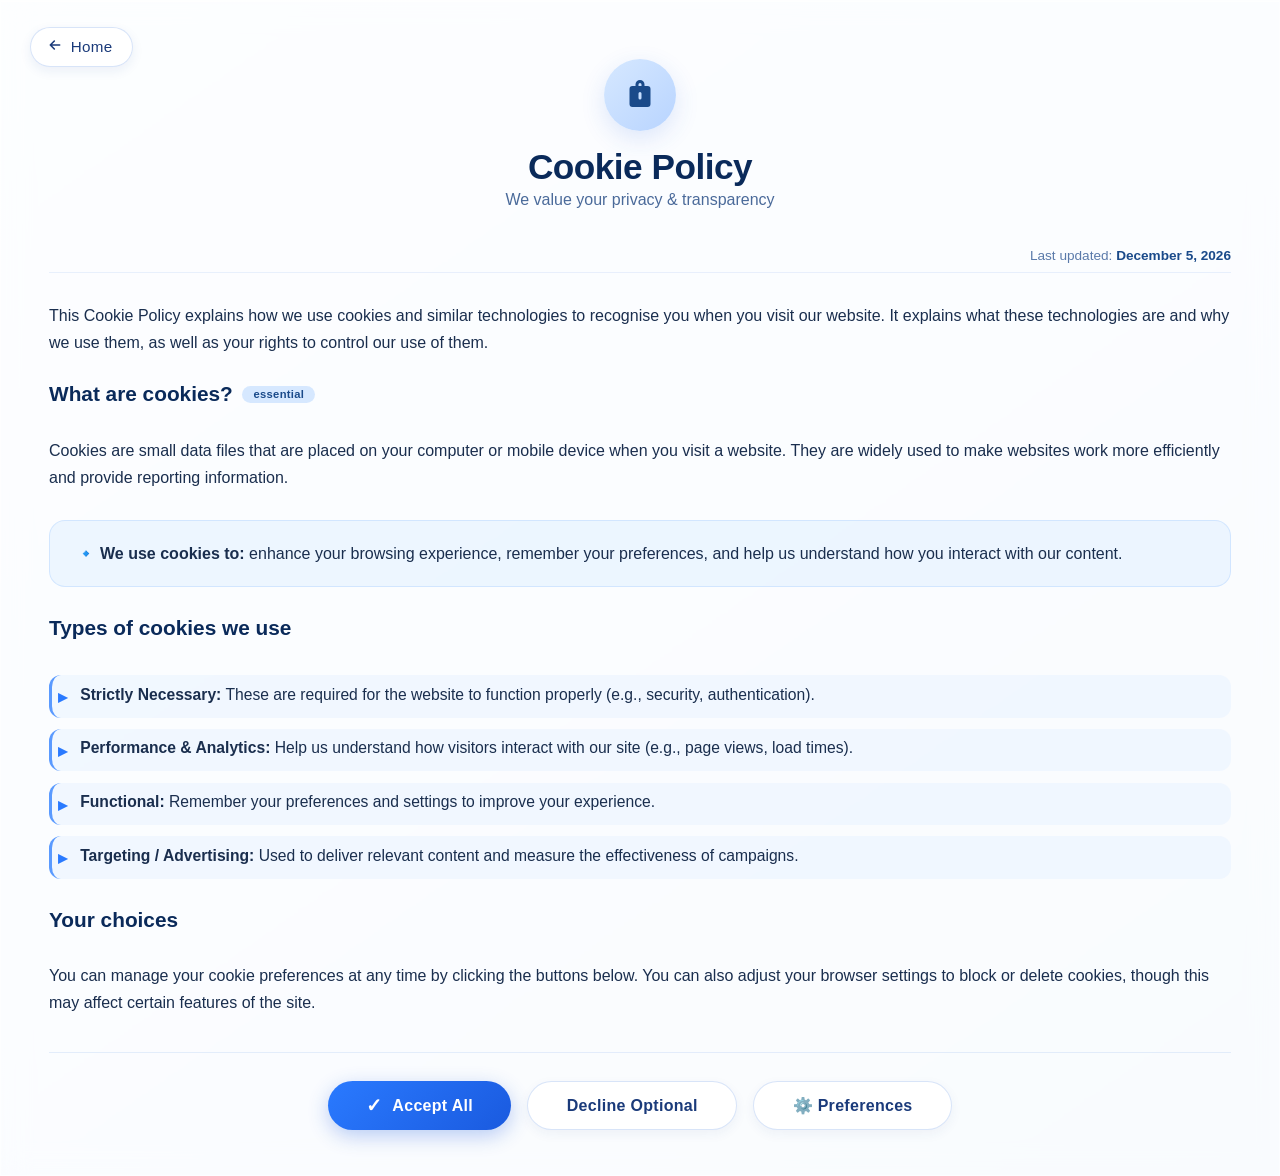
<file: cookies.html>
<!DOCTYPE html>
<html lang="en">
<head>
    <meta charset="UTF-8" />
    <meta name="viewport" content="width=device-width, initial-scale=1.0" />
    <title>Cookie Policy · full width</title>
    <style>
        /* ──────────── Reset & Base ──────────── */
        * {
            margin: 0;
            padding: 0;
            box-sizing: border-box;
        }

        body {
            font-family: 'Segoe UI', Tahoma, Geneva, Verdana, sans-serif;
            background: linear-gradient(145deg, #f0f7ff 0%, #dce9f8 100%);
            min-height: 100vh;
            display: flex;
            align-items: center;
            justify-content: center;
            /* tiny gap for breathing on small screens */
            color: #1a2a4a;
        }

        /* ──────────── Full‑width Card ──────────── */
        .policy-card {
            width: 100%;
            max-width: 100%;
            /* full width, no limit */
            background: rgba(255, 255, 255, 0.82);
            backdrop-filter: blur(14px);
            -webkit-backdrop-filter: blur(14px);
            padding: 2.8rem 3rem;
            box-shadow:
                0 20px 60px rgba(30, 60, 130, 0.10),
                0 8px 24px rgba(30, 60, 130, 0.05),
                inset 0 1px 0 rgba(255, 255, 255, 0.7);
            border: 1px solid rgba(255, 255, 255, 0.5);
            position: relative;
            transition: all 0.3s ease;
        }

        /* ──────────── Home Button ──────────── */
        .home-btn {
            position: absolute;
            top: 1.6rem;
            left: 1.8rem;
            display: inline-flex;
            align-items: center;
            gap: 0.5rem;
            padding: 0.6rem 1.2rem 0.6rem 1rem;
            background: rgba(255, 255, 255, 0.7);
            backdrop-filter: blur(8px);
            -webkit-backdrop-filter: blur(8px);
            border: 1px solid rgba(60, 120, 220, 0.20);
            border-radius: 60px;
            font-size: 0.95rem;
            font-weight: 500;
            color: #1a3a7a;
            text-decoration: none;
            box-shadow: 0 4px 12px rgba(30, 70, 150, 0.08);
            transition: all 0.25s ease;
            z-index: 10;
            letter-spacing: 0.3px;
        }

        .home-btn .arrow {
            font-size: 1.2rem;
            line-height: 1;
            transition: transform 0.25s ease;
        }

        .home-btn:hover {
            background: rgba(255, 255, 255, 0.95);
            border-color: rgba(40, 100, 220, 0.40);
            box-shadow: 0 6px 20px rgba(30, 70, 180, 0.15);
            transform: translateY(-2px);
        }

        .home-btn:hover .arrow {
            transform: translateX(-4px);
        }

        .home-btn:active {
            transform: scale(0.96);
        }

        /* ──────────── Content ──────────── */
        .policy-content {
            margin-top: 0.8rem;
        }

        .policy-header {
            text-align: center;
            margin-bottom: 2.4rem;
        }

        .policy-header .icon-wrap {
            display: inline-flex;
            align-items: center;
            justify-content: center;
            width: 72px;
            height: 72px;
            background: linear-gradient(135deg, #d6e8ff, #b8d4ff);
            border-radius: 50%;
            margin-bottom: 1rem;
            box-shadow: 0 8px 24px rgba(40, 100, 220, 0.15);
        }

        .policy-header .icon-wrap svg {
            width: 36px;
            height: 36px;
            fill: #1a4a8a;
        }

        .policy-header h1 {
            font-size: 2.2rem;
            font-weight: 700;
            color: #0a2a5a;
            letter-spacing: -0.5px;
        }

        .policy-header .sub {
            font-size: 1rem;
            color: #4a6a9a;
            margin-top: 0.3rem;
            font-weight: 400;
        }

        /* ──────────── Policy Body ──────────── */
        .policy-body {
            display: flex;
            flex-direction: column;
            gap: 1.6rem;
        }

        .policy-body .last-updated {
            font-size: 0.85rem;
            color: #5a7aaa;
            text-align: right;
            border-bottom: 1px solid rgba(60, 120, 220, 0.10);
            padding-bottom: 0.6rem;
            margin-bottom: 0.2rem;
        }

        .policy-body .last-updated strong {
            color: #1a4a8a;
            font-weight: 600;
        }

        .policy-body h2 {
            font-size: 1.3rem;
            font-weight: 600;
            color: #0a2a5a;
            margin-bottom: 0.3rem;
            display: flex;
            align-items: center;
            gap: 0.6rem;
            flex-wrap: wrap;
        }

        .policy-body h2 .badge {
            font-size: 0.7rem;
            font-weight: 600;
            background: #d6e8ff;
            color: #1a4a8a;
            padding: 0.15rem 0.7rem;
            border-radius: 30px;
            letter-spacing: 0.3px;
        }

        .policy-body p {
            font-size: 1rem;
            line-height: 1.7;
            color: #1a2e4e;
        }

        .policy-body ul {
            list-style: none;
            padding: 0;
            display: flex;
            flex-direction: column;
            gap: 0.7rem;
            margin: 0.3rem 0 0.2rem;
        }

        .policy-body ul li {
            display: flex;
            align-items: flex-start;
            gap: 0.8rem;
            font-size: 0.98rem;
            line-height: 1.6;
            color: #1a2e4e;
            padding: 0.4rem 0.8rem 0.4rem 0.4rem;
            background: rgba(210, 232, 255, 0.25);
            border-radius: 12px;
            border-left: 3px solid #5a9aff;
        }

        .policy-body ul li .li-icon {
            color: #2a7aff;
            font-weight: 700;
            font-size: 1.1rem;
            flex-shrink: 0;
            margin-top: 0.1rem;
        }

        .policy-body .highlight-box {
            background: rgba(210, 232, 255, 0.35);
            border-radius: 16px;
            padding: 1.2rem 1.6rem;
            border: 1px solid rgba(60, 140, 255, 0.15);
            margin: 0.2rem 0 0.2rem;
        }

        .policy-body .highlight-box p {
            margin: 0;
        }

        /* ──────────── Actions ──────────── */
        .policy-actions {
            display: flex;
            flex-wrap: wrap;
            gap: 1rem;
            margin-top: 2.2rem;
            padding-top: 1.8rem;
            border-top: 1px solid rgba(60, 120, 220, 0.12);
            justify-content: center;
        }

        .btn {
            display: inline-flex;
            align-items: center;
            justify-content: center;
            gap: 0.6rem;
            padding: 0.8rem 2.4rem;
            border-radius: 60px;
            font-size: 1rem;
            font-weight: 600;
            border: none;
            cursor: pointer;
            transition: all 0.25s ease;
            text-decoration: none;
            min-width: 140px;
            letter-spacing: 0.3px;
        }

        .btn-primary {
            background: linear-gradient(135deg, #2a7aff, #1a5adf);
            color: #fff;
            box-shadow: 0 6px 20px rgba(30, 90, 220, 0.30);
        }

        .btn-primary:hover {
            transform: translateY(-3px);
            box-shadow: 0 10px 32px rgba(30, 90, 220, 0.40);
            background: linear-gradient(135deg, #3a8aff, #2a6aef);
        }

        .btn-primary:active {
            transform: scale(0.96);
        }

        .btn-secondary {
            background: rgba(255, 255, 255, 0.7);
            backdrop-filter: blur(6px);
            -webkit-backdrop-filter: blur(6px);
            color: #1a3a7a;
            border: 1px solid rgba(60, 120, 220, 0.20);
            box-shadow: 0 4px 12px rgba(30, 60, 130, 0.06);
        }

        .btn-secondary:hover {
            background: rgba(255, 255, 255, 0.95);
            border-color: rgba(40, 100, 220, 0.40);
            transform: translateY(-3px);
            box-shadow: 0 8px 24px rgba(30, 60, 130, 0.10);
        }

        .btn-secondary:active {
            transform: scale(0.96);
        }

        .btn .check {
            font-size: 1.2rem;
        }

        /* ──────────── Toast / Notification ──────────── */
        .toast {
            position: fixed;
            bottom: 2rem;
            left: 50%;
            transform: translateX(-50%) translateY(100px);
            background: rgba(10, 42, 90, 0.92);
            backdrop-filter: blur(12px);
            -webkit-backdrop-filter: blur(12px);
            color: #fff;
            padding: 0.9rem 2rem;
            border-radius: 60px;
            font-size: 0.95rem;
            font-weight: 500;
            box-shadow: 0 12px 40px rgba(0, 0, 0, 0.20);
            border: 1px solid rgba(255, 255, 255, 0.10);
            opacity: 0;
            transition: all 0.5s cubic-bezier(0.23, 1, 0.32, 1);
            pointer-events: none;
            z-index: 999;
            display: flex;
            align-items: center;
            gap: 0.8rem;
            white-space: nowrap;
        }

        .toast.show {
            opacity: 1;
            transform: translateX(-50%) translateY(0);
            pointer-events: auto;
        }

        .toast .toast-icon {
            font-size: 1.3rem;
        }

        /* ──────────── Responsive ──────────── */
        @media (max-width: 768px) {
          
            .policy-card {
                padding: 2rem 1.6rem;
                
            }

            .home-btn {
                top: 1.2rem;
                left: 1.2rem;
                padding: 0.4rem 1rem 0.4rem 0.8rem;
                font-size: 0.8rem;
                gap: 0.3rem;
            }

            .home-btn .arrow {
                font-size: 1rem;
            }

            .policy-header h1 {
                font-size: 1.8rem;
            }

            .policy-header .icon-wrap {
                width: 64px;
                height: 64px;
            }

            .policy-header .icon-wrap svg {
                width: 32px;
                height: 32px;
            }

            .policy-body h2 {
                font-size: 1.2rem;
            }

            .policy-body ul li {
                font-size: 0.94rem;
            }
        }

        @media (max-width: 640px) {
           

            .policy-card {
                padding: 1.6rem 1rem;
                
            }

            .home-btn {
                top: 0.9rem;
                left: 0.9rem;
                padding: 0.3rem 0.8rem 0.3rem 0.6rem;
                font-size: 0.7rem;
                gap: 0.25rem;
                border-radius: 40px;
            }

            .home-btn .arrow {
                font-size: 0.9rem;
            }

            .policy-header h1 {
                font-size: 1.5rem;
            }

            .policy-header .sub {
                font-size: 0.9rem;
            }

            .policy-header .icon-wrap {
                width: 56px;
                height: 56px;
            }

            .policy-header .icon-wrap svg {
                width: 28px;
                height: 28px;
            }

            .policy-body h2 {
                font-size: 1.1rem;
            }

            .policy-body p,
            .policy-body ul li {
                font-size: 0.92rem;
            }

            .policy-body ul li {
                padding: 0.3rem 0.6rem 0.3rem 0.3rem;
            }

            .policy-body .highlight-box {
                padding: 1rem 1.2rem;
            }

            .policy-actions {
                flex-direction: column;
                align-items: stretch;
                gap: 0.7rem;
            }

            .btn {
                width: 100%;
                padding: 0.75rem 1.2rem;
                min-width: unset;
                font-size: 0.95rem;
            }

            .toast {
                width: calc(100% - 1.2rem);
                bottom: 1rem;
                padding: 0.7rem 1.2rem;
                font-size: 0.85rem;
                border-radius: 40px;
                justify-content: center;
                white-space: normal;
                flex-wrap: wrap;
            }
        }

        @media (max-width: 400px) {
            .policy-card {
                padding: 1.2rem 0.8rem;
    
            }

            .home-btn {
                top: 0.6rem;
                left: 0.6rem;
                padding: 0.2rem 0.6rem 0.2rem 0.5rem;
                font-size: 0.65rem;
            }

            .policy-header h1 {
                font-size: 1.3rem;
            }

            .policy-header .icon-wrap {
                width: 48px;
                height: 48px;
            }

            .policy-header .icon-wrap svg {
                width: 24px;
                height: 24px;
            }

            .policy-body h2 {
                font-size: 1rem;
            }

            .policy-body p,
            .policy-body ul li {
                font-size: 0.85rem;
            }

            .btn {
                font-size: 0.85rem;
                padding: 0.6rem 1rem;
            }
        }

        /* ──────────── Smooth scroll ──────────── */
        html {
            scroll-behavior: smooth;
        }
    </style>
</head>
<body>

    <!-- ─── TOAST ─── -->
    <div class="toast" id="toast">
        <span class="toast-icon">✓</span>
        <span id="toastMessage">Preference saved</span>
    </div>

    <!-- ─── FULL‑WIDTH CARD ─── -->
    <div class="policy-card" role="main">

        <!-- Home Button (top-left) -->
        <a href="index.html" class="home-btn" id="homeBtn" aria-label="Go to homepage">
            <span class="arrow">  <svg width="16" height="16" viewBox="0 0 24 24" fill="none"><path d="M19 12H5M5 12L11 6M5 12L11 18" stroke="currentColor" stroke-width="2.4" stroke-linecap="round" stroke-linejoin="round"/></svg></span>
            <span>Home</span>
        </a>

        <!-- Content -->
        <div class="policy-content">

            <!-- Header -->
            <div class="policy-header">
                <div class="icon-wrap">
                    <svg viewBox="0 0 24 24" xmlns="http://www.w3.org/2000/svg">
                        <path d="M12 2a3 3 0 0 0-3 3v1H7a2 2 0 0 0-2 2v10a2 2 0 0 0 2 2h10a2 2 0 0 0 2-2V8a2 2 0 0 0-2-2h-2V5a3 3 0 0 0-3-3zm0 2a1 1 0 0 1 1 1v1h-2V5a1 1 0 0 1 1-1zm-1 7a1 1 0 0 1 2 0v3a1 1 0 0 1-2 0v-3z"/>
                    </svg>
                </div>
                <h1>Cookie Policy</h1>
                <p class="sub">We value your privacy &amp; transparency</p>
            </div>

            <!-- Body -->
            <div class="policy-body">

                <div class="last-updated">
                    Last updated: <strong id="updateDate">July 5, 2026</strong>
                </div>

                <p>
                    This Cookie Policy explains how we use cookies and similar technologies
                    to recognise you when you visit our website. It explains what these
                    technologies are and why we use them, as well as your rights to control
                    our use of them.
                </p>

                <h2>
                    What are cookies?
                    <span class="badge">essential</span>
                </h2>
                <p>
                    Cookies are small data files that are placed on your computer or mobile
                    device when you visit a website. They are widely used to make websites
                    work more efficiently and provide reporting information.
                </p>

                <div class="highlight-box">
                    <p>
                        <strong>🔹 We use cookies to:</strong> enhance your browsing experience,
                        remember your preferences, and help us understand how you interact with
                        our content.
                    </p>
                </div>

                <h2>Types of cookies we use</h2>
                <ul>
                    <li>
                        <span class="li-icon">▸</span>
                        <span><strong>Strictly Necessary:</strong> These are required for the
                        website to function properly (e.g., security, authentication).</span>
                    </li>
                    <li>
                        <span class="li-icon">▸</span>
                        <span><strong>Performance &amp; Analytics:</strong> Help us understand
                        how visitors interact with our site (e.g., page views, load times).</span>
                    </li>
                    <li>
                        <span class="li-icon">▸</span>
                        <span><strong>Functional:</strong> Remember your preferences and settings
                        to improve your experience.</span>
                    </li>
                    <li>
                        <span class="li-icon">▸</span>
                        <span><strong>Targeting / Advertising:</strong> Used to deliver relevant
                        content and measure the effectiveness of campaigns.</span>
                    </li>
                </ul>

                <h2>Your choices</h2>
                <p>
                    You can manage your cookie preferences at any time by clicking the
                    buttons below. You can also adjust your browser settings to block or
                    delete cookies, though this may affect certain features of the site.
                </p>

            </div>

            <!-- Actions -->
            <div class="policy-actions">
                <button class="btn btn-primary" id="acceptBtn">
                    <span class="check">✓</span> Accept All
                </button>
                <button class="btn btn-secondary" id="declineBtn">
                    Decline Optional
                </button>
                <button class="btn btn-secondary" id="preferencesBtn">
                    ⚙️ Preferences
                </button>
            </div>

        </div>
    </div>

    <script>
        (function() {
            'use strict';

            // ─── DOM refs ───
            const toast = document.getElementById('toast');
            const toastMsg = document.getElementById('toastMessage');
            const acceptBtn = document.getElementById('acceptBtn');
            const declineBtn = document.getElementById('declineBtn');
            const prefsBtn = document.getElementById('preferencesBtn');
            const homeBtn = document.getElementById('homeBtn');
            

            let toastTimer = null;

            // ─── Toast helper ───
            function showToast(message, icon = '✓') {
                if (toastTimer) {
                    clearTimeout(toastTimer);
                    toast.classList.remove('show');
                }

                // force reflow for smooth re‑trigger
                void toast.offsetWidth;

                toastMsg.textContent = message;
                const iconEl = toast.querySelector('.toast-icon');
                if (iconEl) iconEl.textContent = icon;

                toast.classList.add('show');

                toastTimer = setTimeout(() => {
                    toast.classList.remove('show');
                    toastTimer = null;
                }, 2800);
            }

            // ─── Action handlers ───
            function handleAccept() {
                showToast('All cookies accepted! 🍪', '✓');
            }

            function handleDecline() {
                showToast('Optional cookies declined.', '✕');
            }

            function handlePreferences() {
                showToast('Open preferences panel (demo)', '⚙️');
            }

            function handleHome() {
                window.location.href = 'index.html';
            }

            // ─── Attach events ───
            acceptBtn.addEventListener('click', handleAccept);
            declineBtn.addEventListener('click', handleDecline);
            prefsBtn.addEventListener('click', handlePreferences);
            homeBtn.addEventListener('click', function(e) {
                e.preventDefault();
                handleHome();
            });

            // ─── Set dynamic date ───
            const dateEl = document.getElementById('updateDate');
            if (dateEl) {
                const now = new Date();
                const months = ['January', 'February', 'March', 'April', 'May', 'June',
                    'July', 'August', 'September', 'October', 'November', 'December'
                ];
                const day = now.getDate();
                const month = months[now.getMonth()];
                const year = now.getFullYear();
                dateEl.textContent = `${month} ${day}, ${year}`;
            }

            // ─── Keyboard: ESC dismisses toast ───
            document.addEventListener('keydown', function(e) {
                if (e.key === 'Escape' && toast.classList.contains('show')) {
                    toast.classList.remove('show');
                    if (toastTimer) {
                        clearTimeout(toastTimer);
                        toastTimer = null;
                    }
                }
            });

            console.log('🍪 Cookie Policy – full width, fully responsive.');
        })();
    </script>

</body>
</html>
</file>
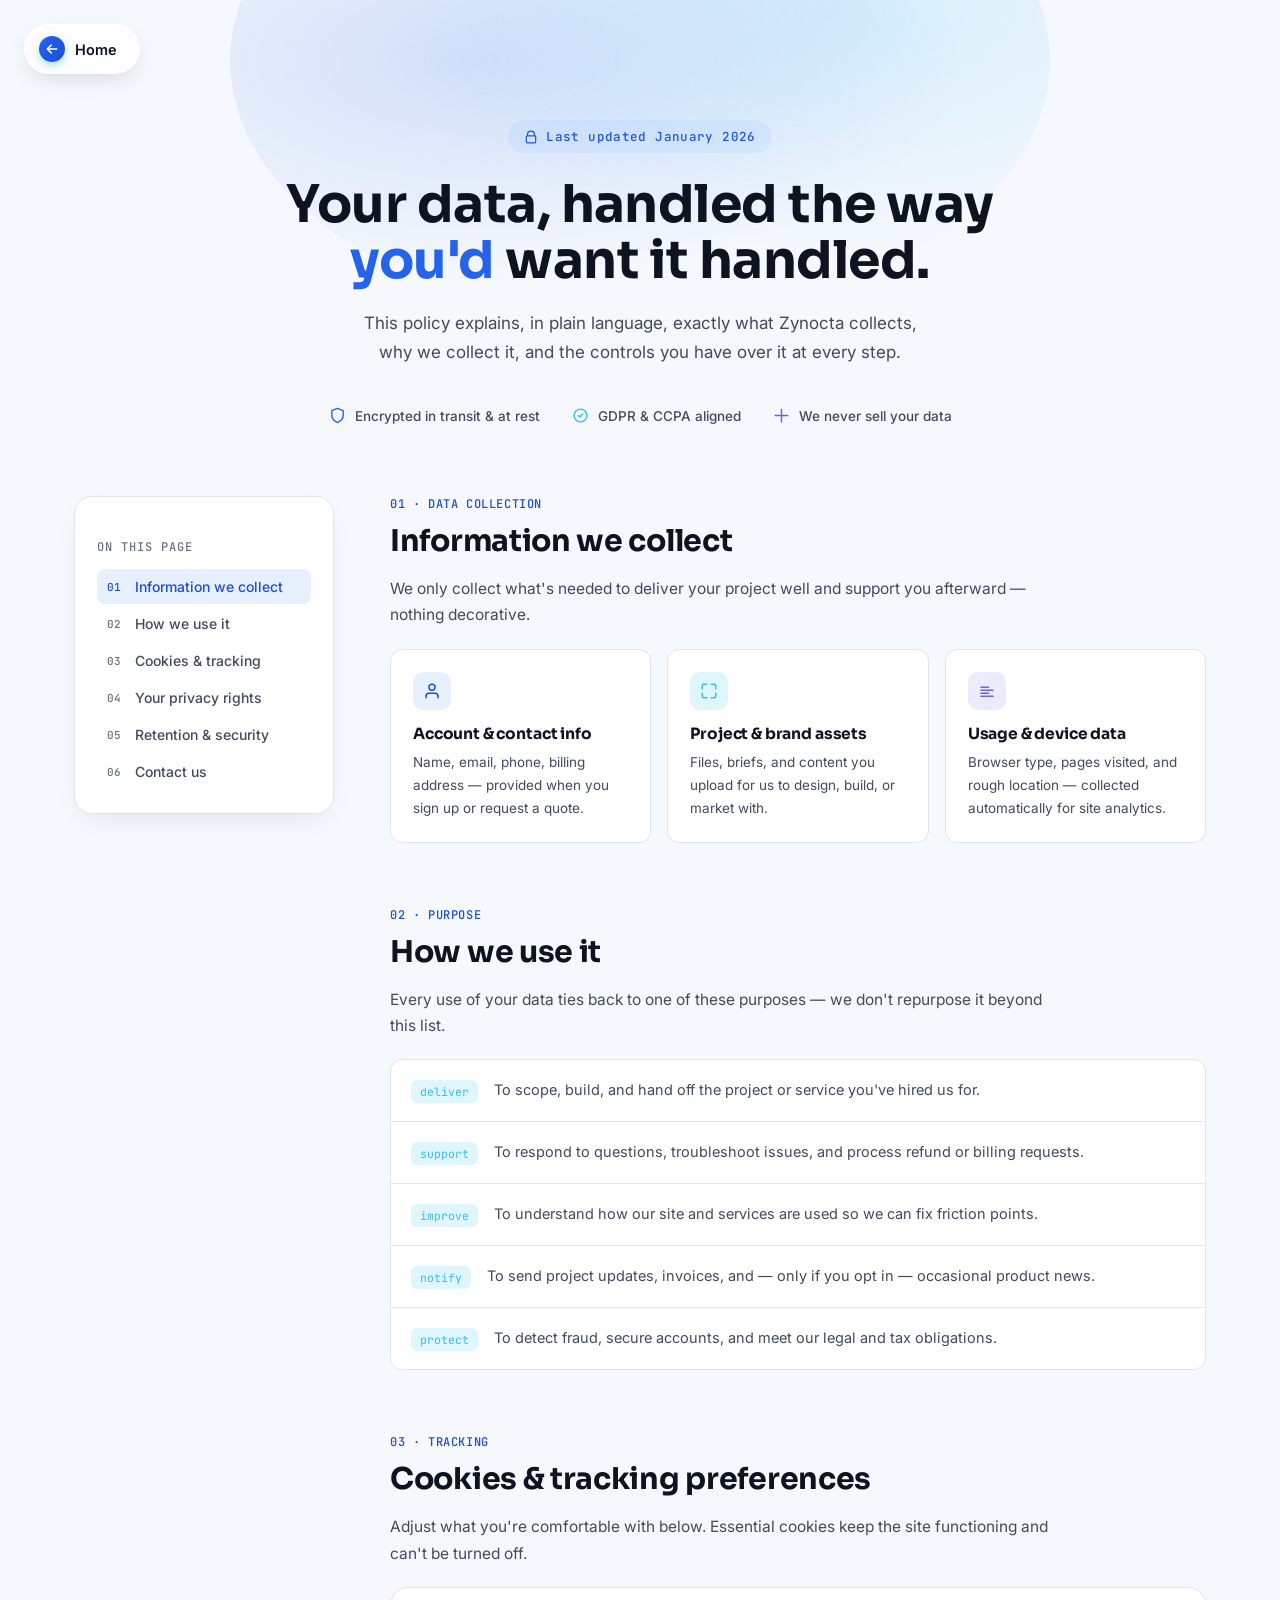
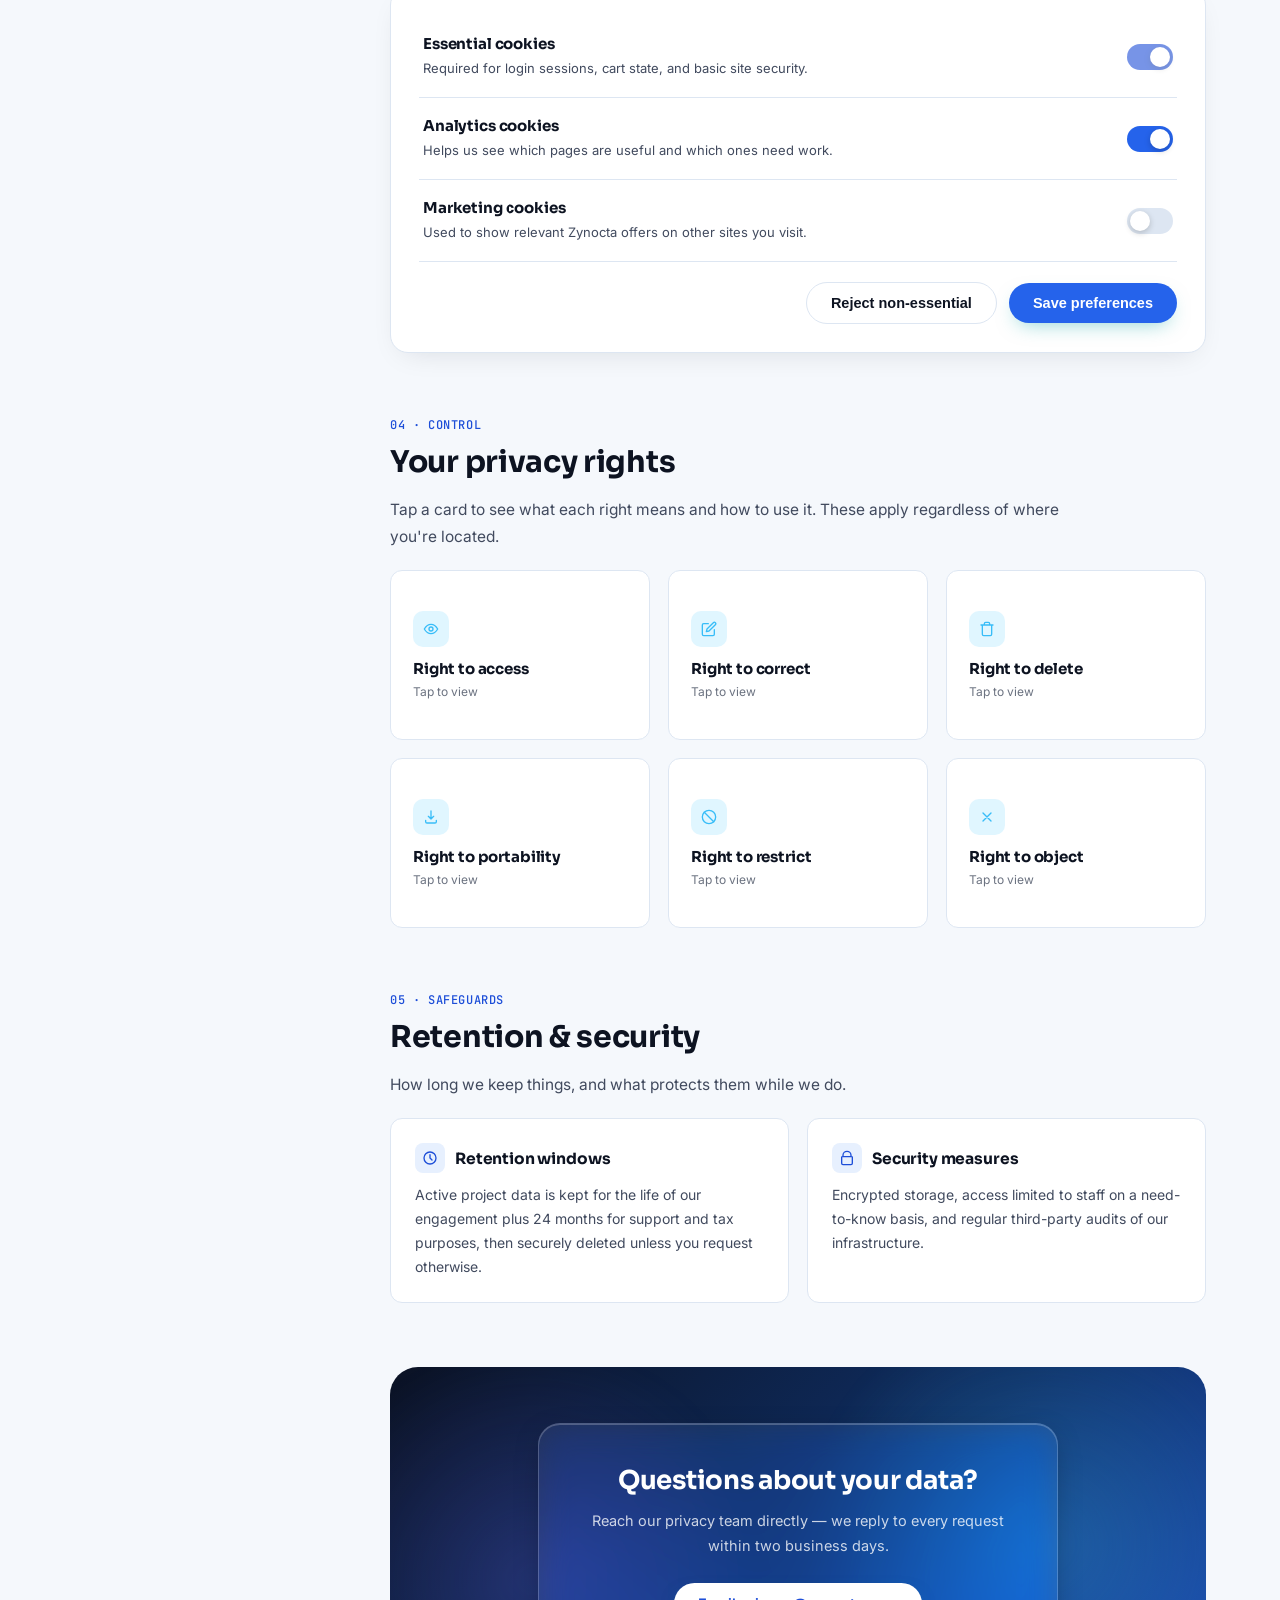
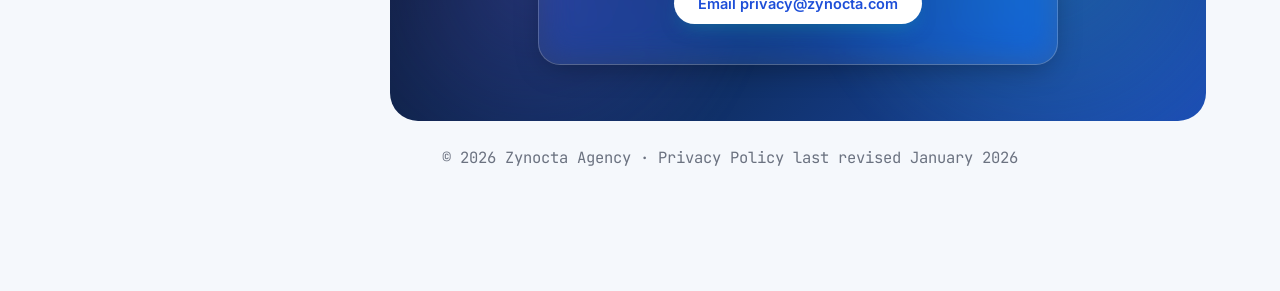
<file: privacy.html>
<!DOCTYPE html>
<html lang="en">
<head>
<meta charset="UTF-8">
<meta name="viewport" content="width=device-width, initial-scale=1.0">
<title>Privacy Policy — Zynocta</title>
<link rel="preconnect" href="https://fonts.googleapis.com">
<link rel="preconnect" href="https://fonts.gstatic.com" crossorigin>
<link href="https://fonts.googleapis.com/css2?family=Sora:wght@400;500;600;700;800&family=Inter:wght@400;500;600;700&family=JetBrains+Mono:wght@400;500&display=swap" rel="stylesheet">
<style>
  :root{
    --ink:#0d1321;
    --ink-soft:#414a5e;
    --muted:#6b7280;
    --paper:#f5f8fc;
    --white:#ffffff;
    --line:#dde6f2;
    --teal:#2563eb;
    --teal-dark:#1d4ed8;
    --teal-tint:#e7f0fe;
    --violet:#38bdf8;
    --violet-tint:#e0f6ff;
    --coral:#6366f1;
    --coral-tint:#ecebfe;
    --amber:#f5a623;
    --radius:18px;
    --radius-sm:12px;
    --shadow:0 10px 30px -14px rgba(13,19,33,.15);
    --shadow-lg:0 26px 60px -22px rgba(13,19,33,.25);
    --maxw:1180px;
  }
  *{box-sizing:border-box;}
  html{scroll-behavior:smooth;overflow-x:hidden;}
  body{margin:0;font-family:'Inter',sans-serif;color:var(--ink);background:var(--paper);-webkit-font-smoothing:antialiased;overflow-x:hidden;max-width:100vw;}
  h1,h2,h3,h4{font-family:'Sora',sans-serif;margin:0;letter-spacing:-0.01em;color:var(--ink);}
  .mono{font-family:'JetBrains Mono',monospace;}
  p{margin:0;line-height:1.7;color:var(--ink-soft);}
  a{color:inherit;text-decoration:none;}
  .wrap{max-width:var(--maxw);margin:0 auto;padding:0 24px;}
  section{padding:0;}

  /* ---------- HOME BUTTON ---------- */
  .home-btn{
    position:fixed;top:24px;left:24px;z-index:200;
    display:inline-flex;align-items:center;gap:10px;
    background:rgba(255,255,255,.75);
    backdrop-filter:blur(16px);-webkit-backdrop-filter:blur(16px);
    color:var(--ink);padding:11px 22px 11px 14px;border-radius:100px;
    font-weight:600;font-size:14.5px;
    border:1px solid rgba(255,255,255,.6);
    box-shadow:0 8px 24px -8px rgba(13,19,33,.18), inset 0 1px 0 rgba(255,255,255,.6);
    transition:all .35s cubic-bezier(.2,.8,.2,1);
    overflow:hidden;
  }
  .home-btn::before{
    content:'';position:absolute;inset:0;border-radius:100px;padding:1.5px;
    background:linear-gradient(135deg, var(--teal), var(--violet));
    -webkit-mask:linear-gradient(#fff 0 0) content-box, linear-gradient(#fff 0 0);
    -webkit-mask-composite:xor;mask-composite:exclude;
    opacity:0;transition:opacity .35s ease;pointer-events:none;
  }
  .home-btn:hover{background:var(--white);transform:translateY(-3px);box-shadow:0 16px 34px -10px rgba(14,165,165,.35), inset 0 1px 0 rgba(255,255,255,.8);}
  .home-btn:hover::before{opacity:1;}
  .home-btn:active{transform:translateY(-1px) scale(.98);}
  .home-btn-icon{
    display:inline-flex;align-items:center;justify-content:center;width:26px;height:26px;border-radius:50%;
    background:linear-gradient(135deg, var(--teal), var(--teal-dark));color:#fff;
    transition:transform .35s cubic-bezier(.2,.8,.2,1), box-shadow .35s ease;
    box-shadow:0 4px 10px -2px rgba(14,165,165,.5);
  }
  .home-btn:hover .home-btn-icon{transform:translateX(-4px) rotate(-8deg);}
  .home-btn:hover span:last-child{background:linear-gradient(90deg, var(--teal-dark), var(--violet));-webkit-background-clip:text;-webkit-text-fill-color:transparent;}
  @media (max-width:480px){.home-btn{top:16px;left:16px;padding:9px 18px 9px 10px;font-size:13.5px;}}
  @media (max-width:380px){
    .badge-pill{font-size:11px;padding:7px 12px;}
    .hero h1{font-size:26px;}
    .hero p.lead{font-size:15px;}
  }

  /* ---------- HERO ---------- */
  .hero{padding:clamp(88px,14vw,120px) 0 clamp(48px,8vw,72px);text-align:center;position:relative;overflow:hidden;}
  .hero::before{
    content:'';position:absolute;top:-200px;left:50%;transform:translateX(-50%);
    width:820px;height:520px;border-radius:50%;
    background:radial-gradient(ellipse at 30% 50%, rgba(37,99,235,.16), transparent 60%),
               radial-gradient(ellipse at 75% 40%, rgba(56,189,248,.16), transparent 55%);
    pointer-events:none;
  }
  .badge-pill{
    display:inline-flex;align-items:center;gap:8px;
    background:var(--teal-tint);color:var(--teal-dark);
    font-family:'JetBrains Mono',monospace;font-size:12.5px;font-weight:500;letter-spacing:.03em;
    padding:8px 16px;border-radius:100px;margin-bottom:24px;
  }
  .badge-pill .lock{width:14px;height:14px;}
  .hero h1{font-size:clamp(32px,5.2vw,52px);line-height:1.08;max-width:760px;margin:0 auto 20px;position:relative;}
  .hero h1 span{color:var(--teal);}
  .hero p.lead{max-width:560px;margin:0 auto 40px;font-size:17px;position:relative;}
  .trust-strip{display:flex;justify-content:center;gap:32px;flex-wrap:wrap;position:relative;}
  .trust-strip .item{display:flex;align-items:center;gap:9px;font-size:13.5px;font-weight:500;color:var(--ink-soft);}
  .trust-strip .item svg{width:17px;height:17px;color:var(--teal);flex-shrink:0;}
  .trust-strip .item:nth-child(2) svg{color:var(--violet);}
  .trust-strip .item:nth-child(3) svg{color:var(--coral);}
  @media (max-width:480px){.trust-strip{gap:16px 24px;}.trust-strip .item{font-size:12.5px;}}

  /* ---------- LAYOUT: sidebar + content ---------- */
  .policy-layout{
    display:grid;grid-template-columns:260px minmax(0,1fr);gap:56px;
    max-width:var(--maxw);margin:0 auto;padding:0 24px clamp(56px,10vw,100px);
    align-items:start;
  }
  @media (max-width:960px){.policy-layout{grid-template-columns:minmax(0,1fr);gap:28px;padding:0 20px 56px;}}
  @media (max-width:480px){.policy-layout{padding:0 16px 40px;}}

  .toc{position:sticky;top:100px;min-width:0;}
  .toc-card{background:var(--white);border:1px solid var(--line);border-radius:var(--radius);padding:22px;box-shadow:var(--shadow);}
  .toc-card h5{font-size:12px;text-transform:uppercase;letter-spacing:.08em;color:var(--muted);font-family:'JetBrains Mono',monospace;margin-bottom:14px;font-weight:500;}
  .toc-card a{
    display:flex;align-items:center;gap:10px;padding:9px 10px;border-radius:8px;
    font-size:14px;font-weight:500;color:var(--ink-soft);margin-bottom:2px;
    transition:all .2s ease;
  }
  .toc-card a .num{font-family:'JetBrains Mono',monospace;font-size:11px;color:var(--muted);width:18px;flex-shrink:0;}
  .toc-card a:hover, .toc-card a.active{background:var(--teal-tint);color:var(--teal-dark);}
  .toc-card a:hover .num, .toc-card a.active .num{color:var(--teal-dark);}
  @media (max-width:960px){
    .toc{position:static;margin-bottom:8px;}
    .toc-card{display:flex;overflow-x:auto;gap:6px;padding:12px;-webkit-overflow-scrolling:touch;scroll-snap-type:x proximity;}
    .toc-card h5{display:none;}
    .toc-card a{white-space:nowrap;margin-bottom:0;scroll-snap-align:start;font-size:13.5px;padding:8px 12px;}
    .toc-card::-webkit-scrollbar{height:4px;}
    .toc-card::-webkit-scrollbar-thumb{background:var(--line);border-radius:4px;}
  }

  .content-col{display:flex;flex-direction:column;gap:clamp(40px,7vw,64px);min-width:0;}
  .policy-section{scroll-margin-top:100px;}
  .policy-section .sec-eyebrow{
    font-family:'JetBrains Mono',monospace;font-size:12px;color:var(--teal-dark);letter-spacing:.05em;
    text-transform:uppercase;display:block;margin-bottom:10px;font-weight:500;
  }
  .policy-section h2{font-size:clamp(21px,2.8vw,30px);margin-bottom:16px;word-break:break-word;}
  .policy-section > p{font-size:15.5px;margin-bottom:20px;max-width:680px;}

  .info-grid{display:grid;grid-template-columns:repeat(3,1fr);gap:16px;margin-top:8px;}
  @media (max-width:760px){.info-grid{grid-template-columns:1fr;}}
  .info-card{
    background:var(--white);border:1px solid var(--line);border-radius:var(--radius-sm);padding:22px;
    transition:transform .25s ease, box-shadow .25s ease, border-color .25s ease;
  }
  .info-card:hover{transform:translateY(-4px);box-shadow:var(--shadow);border-color:var(--teal);}
  .info-card:nth-child(2):hover{border-color:var(--violet);}
  .info-card:nth-child(3):hover{border-color:var(--coral);}
  .info-card .ic{
    width:38px;height:38px;border-radius:10px;background:var(--teal-tint);color:var(--teal-dark);
    display:flex;align-items:center;justify-content:center;margin-bottom:14px;
  }
  .info-card:nth-child(2) .ic{background:var(--violet-tint);color:var(--violet);}
  .info-card:nth-child(3) .ic{background:var(--coral-tint);color:var(--coral);}
  .info-card h4{font-size:15.5px;margin-bottom:8px;}
  .info-card p{font-size:13.5px;}

  .use-list{display:flex;flex-direction:column;gap:0;border:1px solid var(--line);border-radius:var(--radius-sm);overflow:hidden;background:var(--white);}
  .use-row{display:flex;gap:16px;padding:18px 20px;border-bottom:1px solid var(--line);align-items:flex-start;}
  .use-row:last-child{border-bottom:none;}
  .use-row .mono-tag{
    font-family:'JetBrains Mono',monospace;font-size:11.5px;color:var(--violet);background:var(--violet-tint);
    padding:4px 9px;border-radius:6px;flex-shrink:0;margin-top:2px;
  }
  .use-row p{font-size:14.5px;}
  @media (max-width:420px){
    .use-row{gap:10px;padding:16px;}
    .use-row .mono-tag{font-size:10.5px;padding:3px 7px;}
  }

  /* cookie panel (signature interactive) */
  .cookie-panel{background:var(--white);border:1px solid var(--line);border-radius:var(--radius);padding:clamp(18px,4vw,28px);box-shadow:var(--shadow);}
  .cookie-row{
    display:flex;justify-content:space-between;align-items:center;gap:20px;
    padding:18px 4px;border-bottom:1px solid var(--line);
  }
  .cookie-row:last-of-type{border-bottom:none;}
  .cookie-row h4{font-size:15px;margin-bottom:4px;}
  .cookie-row p{font-size:13px;max-width:420px;}
  @media (max-width:520px){
    .cookie-row{gap:14px;}
    .cookie-row p{font-size:12.5px;}
  }
  .switch{position:relative;width:46px;height:26px;flex-shrink:0;}
  .switch input{opacity:0;width:0;height:0;}
  .slider{
    position:absolute;inset:0;background:var(--line);border-radius:100px;cursor:pointer;transition:background .25s ease;
  }
  .slider::before{
    content:'';position:absolute;width:20px;height:20px;left:3px;top:3px;background:#fff;border-radius:50%;
    transition:transform .25s cubic-bezier(.2,.8,.2,1);box-shadow:0 2px 6px rgba(0,0,0,.2);
  }
  input:checked + .slider{background:var(--teal);}
  input:checked + .slider::before{transform:translateX(20px);}
  input:disabled + .slider{background:var(--teal-dark);opacity:.6;cursor:not-allowed;}
  .cookie-actions{display:flex;justify-content:flex-end;gap:12px;margin-top:20px;align-items:center;flex-wrap:wrap;}
  @media (max-width:480px){
    .cookie-actions{justify-content:stretch;}
    .cookie-actions .btn{flex:1;justify-content:center;}
    .save-msg{width:100%;text-align:center;order:-1;}
  }
  .save-msg{font-size:13px;color:var(--teal-dark);font-weight:600;opacity:0;transition:opacity .3s ease;}
  .save-msg.show{opacity:1;}
  .btn{display:inline-flex;align-items:center;gap:8px;padding:12px 24px;border-radius:100px;font-weight:600;font-size:14.5px;cursor:pointer;border:none;transition:all .22s ease;}
  .btn-teal{background:var(--teal);color:#fff;box-shadow:0 8px 20px -8px rgba(14,165,165,.5);}
  .btn-teal:hover{background:var(--teal-dark);transform:translateY(-2px);}
  .btn-outline{background:transparent;border:1.5px solid var(--line);color:var(--ink);}
  .btn-outline:hover{border-color:var(--ink);}

  /* rights flip cards */
  .rights-grid{display:grid;grid-template-columns:repeat(3,1fr);gap:18px;}
  @media (max-width:860px){.rights-grid{grid-template-columns:repeat(2,1fr);}}
  @media (max-width:560px){.rights-grid{grid-template-columns:1fr;}}
  .flip-card{perspective:1200px;height:170px;}
  .flip-inner{
    position:relative;width:100%;height:100%;transition:transform .6s cubic-bezier(.2,.8,.2,1);
    transform-style:preserve-3d;cursor:pointer;
  }
  .flip-card.flipped .flip-inner{transform:rotateY(180deg);}
  .flip-front, .flip-back{
    position:absolute;inset:0;backface-visibility:hidden;border-radius:var(--radius-sm);
    padding:22px;display:flex;flex-direction:column;justify-content:center;
  }
  .flip-front{background:var(--white);border:1px solid var(--line);}
  .flip-front .ic{width:36px;height:36px;border-radius:10px;background:var(--violet-tint);color:var(--violet);display:flex;align-items:center;justify-content:center;margin-bottom:12px;}
  .flip-front h4{font-size:15px;}
  .flip-front span{font-size:12px;color:var(--muted);margin-top:6px;}
  .flip-back{background:linear-gradient(135deg,var(--teal-dark),var(--violet) 60%, var(--coral));color:#fff;transform:rotateY(180deg);}
  .flip-back p{color:rgba(255,255,255,.92);font-size:13px;}

  /* retention / security */
  .duo-grid{display:grid;grid-template-columns:1fr 1fr;gap:18px;}
  @media (max-width:760px){.duo-grid{grid-template-columns:1fr;}}
  .duo-card{background:var(--white);border:1px solid var(--line);border-radius:var(--radius-sm);padding:24px;}
  .duo-card h4{font-size:15.5px;margin-bottom:10px;display:flex;align-items:center;gap:10px;}
  .duo-card h4 .ic{width:30px;height:30px;border-radius:8px;background:var(--teal-tint);color:var(--teal-dark);display:flex;align-items:center;justify-content:center;flex-shrink:0;}
  .duo-card p{font-size:14px;}

  /* contact end card */
  .end-card{
    background:linear-gradient(135deg,#0b1224,#0f2e63 55%,#2563eb 130%);
    border-radius:28px;padding:clamp(40px,8vw,56px) clamp(20px,6vw,44px);text-align:center;position:relative;overflow:hidden;isolation:isolate;
  }
  .end-card::before{content:'';position:absolute;top:-30%;right:-10%;width:60%;height:160%;background:radial-gradient(circle, rgba(56,189,248,.28), transparent 65%);filter:blur(10px);}
  .end-card::after{content:'';position:absolute;bottom:-40%;left:-10%;width:55%;height:160%;background:radial-gradient(circle, rgba(99,102,241,.25), transparent 65%);filter:blur(10px);}
  .end-glass{
    position:relative;z-index:2;max-width:520px;margin:0 auto;padding:40px 32px;
    background:rgba(255,255,255,.08);border:1px solid rgba(255,255,255,.2);border-radius:22px;
    backdrop-filter:blur(16px) saturate(160%);-webkit-backdrop-filter:blur(16px) saturate(160%);
    box-shadow:0 8px 30px -8px rgba(0,0,0,.35), inset 0 1px 0 rgba(255,255,255,.22);
  }
  .end-card h2{color:#fff;font-size:26px;margin-bottom:12px;}
  .end-card p{color:rgba(255,255,255,.78);font-size:14.5px;margin-bottom:24px;}
  .end-card .btn-teal{background:#fff;color:var(--teal-dark);}
  .end-card .btn-teal:hover{background:var(--amber);color:var(--ink);}

  .updated-line{text-align:center;font-size:13px;color:var(--muted);margin-top:24px;font-family:'JetBrains Mono',monospace;}

  .reveal{opacity:0;transform:translateY(20px);transition:opacity .6s ease, transform .6s ease;}
  .reveal.in{opacity:1;transform:translateY(0);}

  .back-to-top{
    position:fixed;bottom:28px;right:28px;width:48px;height:48px;border-radius:50%;
    background:var(--ink);color:#fff;display:flex;align-items:center;justify-content:center;
    cursor:pointer;box-shadow:var(--shadow-lg);opacity:0;pointer-events:none;transition:all .3s ease;z-index:90;
  }
  .back-to-top.show{opacity:1;pointer-events:auto;}
  .back-to-top:hover{background:var(--teal);}
</style>
</head>
<body>

<a href="index.html" class="home-btn" id="homeBtn" aria-label="Back to home">
  <span class="home-btn-icon">
    <svg width="16" height="16" viewBox="0 0 24 24" fill="none"><path d="M19 12H5M5 12L11 6M5 12L11 18" stroke="currentColor" stroke-width="2.4" stroke-linecap="round" stroke-linejoin="round"/></svg>
  </span>
  <span>Home</span>
</a>

<section class="hero">
  <div class="wrap">
    <span class="badge-pill">
      <svg class="lock" viewBox="0 0 24 24" fill="none"><path d="M6 10V8a6 6 0 1112 0v2M5 10h14a1 1 0 011 1v9a2 2 0 01-2 2H6a2 2 0 01-2-2v-9a1 1 0 011-1z" stroke="currentColor" stroke-width="2" stroke-linecap="round" stroke-linejoin="round"/></svg>
      Last updated January 2026
    </span>
    <h1>Your data, handled the way <span>you'd</span> want it handled.</h1>
    <p class="lead">This policy explains, in plain language, exactly what Zynocta collects, why we collect it, and the controls you have over it at every step.</p>
    <div class="trust-strip">
      <div class="item"><svg viewBox="0 0 24 24" fill="none"><path d="M12 22s8-4 8-10V5l-8-3-8 3v7c0 6 8 10 8 10z" stroke="currentColor" stroke-width="2" stroke-linejoin="round"/></svg>Encrypted in transit &amp; at rest</div>
      <div class="item"><svg viewBox="0 0 24 24" fill="none"><circle cx="12" cy="12" r="9" stroke="currentColor" stroke-width="2"/><path d="M9 12l2 2 4-4" stroke="currentColor" stroke-width="2" stroke-linecap="round" stroke-linejoin="round"/></svg>GDPR &amp; CCPA aligned</div>
      <div class="item"><svg viewBox="0 0 24 24" fill="none"><path d="M3 12h18M12 3v18" stroke="currentColor" stroke-width="2" stroke-linecap="round"/></svg>We never sell your data</div>
    </div>
  </div>
</section>

<div class="policy-layout">
  <aside class="toc">
    <div class="toc-card">
      <h5>On this page</h5>
      <a href="#collect" class="num-link"><span class="num">01</span>Information we collect</a>
      <a href="#use" class="num-link"><span class="num">02</span>How we use it</a>
      <a href="#cookies" class="num-link"><span class="num">03</span>Cookies &amp; tracking</a>
      <a href="#rights" class="num-link"><span class="num">04</span>Your privacy rights</a>
      <a href="#retention" class="num-link"><span class="num">05</span>Retention &amp; security</a>
      <a href="#contact" class="num-link"><span class="num">06</span>Contact us</a>
    </div>
  </aside>

  <div class="content-col">

    <div id="collect" class="policy-section reveal">
      <span class="sec-eyebrow">01 · Data Collection</span>
      <h2>Information we collect</h2>
      <p>We only collect what's needed to deliver your project well and support you afterward — nothing decorative.</p>
      <div class="info-grid">
        <div class="info-card">
          <div class="ic"><svg width="18" height="18" viewBox="0 0 24 24" fill="none"><path d="M20 21v-2a4 4 0 00-4-4H8a4 4 0 00-4 4v2M12 11a4 4 0 100-8 4 4 0 000 8z" stroke="currentColor" stroke-width="2" stroke-linecap="round"/></svg></div>
          <h4>Account &amp; contact info</h4>
          <p>Name, email, phone, billing address — provided when you sign up or request a quote.</p>
        </div>
        <div class="info-card">
          <div class="ic"><svg width="18" height="18" viewBox="0 0 24 24" fill="none"><path d="M9 3H5a2 2 0 00-2 2v4m18 0V5a2 2 0 00-2-2h-4m0 18h4a2 2 0 002-2v-4M3 15v4a2 2 0 002 2h4" stroke="currentColor" stroke-width="2" stroke-linecap="round"/></svg></div>
          <h4>Project &amp; brand assets</h4>
          <p>Files, briefs, and content you upload for us to design, build, or market with.</p>
        </div>
        <div class="info-card">
          <div class="ic"><svg width="18" height="18" viewBox="0 0 24 24" fill="none"><path d="M4 19h16M4 15h10M4 11h16M4 7h10" stroke="currentColor" stroke-width="2" stroke-linecap="round"/></svg></div>
          <h4>Usage &amp; device data</h4>
          <p>Browser type, pages visited, and rough location — collected automatically for site analytics.</p>
        </div>
      </div>
    </div>

    <div id="use" class="policy-section reveal">
      <span class="sec-eyebrow">02 · Purpose</span>
      <h2>How we use it</h2>
      <p>Every use of your data ties back to one of these purposes — we don't repurpose it beyond this list.</p>
      <div class="use-list">
        <div class="use-row"><span class="mono-tag">deliver</span><p>To scope, build, and hand off the project or service you've hired us for.</p></div>
        <div class="use-row"><span class="mono-tag">support</span><p>To respond to questions, troubleshoot issues, and process refund or billing requests.</p></div>
        <div class="use-row"><span class="mono-tag">improve</span><p>To understand how our site and services are used so we can fix friction points.</p></div>
        <div class="use-row"><span class="mono-tag">notify</span><p>To send project updates, invoices, and — only if you opt in — occasional product news.</p></div>
        <div class="use-row"><span class="mono-tag">protect</span><p>To detect fraud, secure accounts, and meet our legal and tax obligations.</p></div>
      </div>
    </div>

    <div id="cookies" class="policy-section reveal">
      <span class="sec-eyebrow">03 · Tracking</span>
      <h2>Cookies &amp; tracking preferences</h2>
      <p>Adjust what you're comfortable with below. Essential cookies keep the site functioning and can't be turned off.</p>
      <div class="cookie-panel">
        <div class="cookie-row">
          <div><h4>Essential cookies</h4><p>Required for login sessions, cart state, and basic site security.</p></div>
          <label class="switch"><input type="checkbox" checked disabled><span class="slider"></span></label>
        </div>
        <div class="cookie-row">
          <div><h4>Analytics cookies</h4><p>Helps us see which pages are useful and which ones need work.</p></div>
          <label class="switch"><input type="checkbox" id="ck-analytics" checked><span class="slider"></span></label>
        </div>
        <div class="cookie-row">
          <div><h4>Marketing cookies</h4><p>Used to show relevant Zynocta offers on other sites you visit.</p></div>
          <label class="switch"><input type="checkbox" id="ck-marketing"><span class="slider"></span></label>
        </div>
        <div class="cookie-actions">
          <span class="save-msg" id="saveMsg">Preferences saved ✓</span>
          <button class="btn btn-outline" id="rejectAll">Reject non-essential</button>
          <button class="btn btn-teal" id="savePrefs">Save preferences</button>
        </div>
      </div>
    </div>

    <div id="rights" class="policy-section reveal">
      <span class="sec-eyebrow">04 · Control</span>
      <h2>Your privacy rights</h2>
      <p>Tap a card to see what each right means and how to use it. These apply regardless of where you're located.</p>
      <div class="rights-grid">
        <div class="flip-card"><div class="flip-inner">
          <div class="flip-front"><div class="ic"><svg width="16" height="16" viewBox="0 0 24 24" fill="none"><circle cx="12" cy="12" r="3" stroke="currentColor" stroke-width="2"/><path d="M2 12s4-7 10-7 10 7 10 7-4 7-10 7-10-7-10-7z" stroke="currentColor" stroke-width="2"/></svg></div><h4>Right to access</h4><span>Tap to view</span></div>
          <div class="flip-back"><p>Request a copy of every piece of personal data we hold about you, at any time, free of charge.</p></div>
        </div></div>
        <div class="flip-card"><div class="flip-inner">
          <div class="flip-front"><div class="ic"><svg width="16" height="16" viewBox="0 0 24 24" fill="none"><path d="M11 4H4a2 2 0 00-2 2v14a2 2 0 002 2h14a2 2 0 002-2v-7M18.5 2.5a2.121 2.121 0 013 3L12 15l-4 1 1-4 9.5-9.5z" stroke="currentColor" stroke-width="2" stroke-linecap="round" stroke-linejoin="round"/></svg></div><h4>Right to correct</h4><span>Tap to view</span></div>
          <div class="flip-back"><p>Ask us to fix inaccurate or outdated details in your account or project records.</p></div>
        </div></div>
        <div class="flip-card"><div class="flip-inner">
          <div class="flip-front"><div class="ic"><svg width="16" height="16" viewBox="0 0 24 24" fill="none"><path d="M3 6h18M8 6V4a2 2 0 012-2h4a2 2 0 012 2v2m3 0v14a2 2 0 01-2 2H7a2 2 0 01-2-2V6h14z" stroke="currentColor" stroke-width="2" stroke-linecap="round"/></svg></div><h4>Right to delete</h4><span>Tap to view</span></div>
          <div class="flip-back"><p>Request permanent deletion of your data once no legal or contractual reason remains to keep it.</p></div>
        </div></div>
        <div class="flip-card"><div class="flip-inner">
          <div class="flip-front"><div class="ic"><svg width="16" height="16" viewBox="0 0 24 24" fill="none"><path d="M12 3v12m0 0l4-4m-4 4l-4-4M4 17v2a2 2 0 002 2h12a2 2 0 002-2v-2" stroke="currentColor" stroke-width="2" stroke-linecap="round" stroke-linejoin="round"/></svg></div><h4>Right to portability</h4><span>Tap to view</span></div>
          <div class="flip-back"><p>Export your data in a common, machine-readable format to move to another provider.</p></div>
        </div></div>
        <div class="flip-card"><div class="flip-inner">
          <div class="flip-front"><div class="ic"><svg width="16" height="16" viewBox="0 0 24 24" fill="none"><circle cx="12" cy="12" r="10" stroke="currentColor" stroke-width="2"/><path d="M4.9 4.9l14.2 14.2" stroke="currentColor" stroke-width="2" stroke-linecap="round"/></svg></div><h4>Right to restrict</h4><span>Tap to view</span></div>
          <div class="flip-back"><p>Ask us to pause specific processing — like marketing use — while keeping the underlying data.</p></div>
        </div></div>
        <div class="flip-card"><div class="flip-inner">
          <div class="flip-front"><div class="ic"><svg width="16" height="16" viewBox="0 0 24 24" fill="none"><path d="M18 6L6 18M6 6l12 12" stroke="currentColor" stroke-width="2" stroke-linecap="round"/></svg></div><h4>Right to object</h4><span>Tap to view</span></div>
          <div class="flip-back"><p>Opt out of processing based on legitimate interest, including profiling for marketing.</p></div>
        </div></div>
      </div>
    </div>

    <div id="retention" class="policy-section reveal">
      <span class="sec-eyebrow">05 · Safeguards</span>
      <h2>Retention &amp; security</h2>
      <p>How long we keep things, and what protects them while we do.</p>
      <div class="duo-grid">
        <div class="duo-card">
          <h4><span class="ic"><svg width="16" height="16" viewBox="0 0 24 24" fill="none"><circle cx="12" cy="12" r="9" stroke="currentColor" stroke-width="2"/><path d="M12 7v5l3 3" stroke="currentColor" stroke-width="2" stroke-linecap="round"/></svg></span>Retention windows</h4>
          <p>Active project data is kept for the life of our engagement plus 24 months for support and tax purposes, then securely deleted unless you request otherwise.</p>
        </div>
        <div class="duo-card">
          <h4><span class="ic"><svg width="16" height="16" viewBox="0 0 24 24" fill="none"><path d="M6 10V8a6 6 0 1112 0v2M5 10h14a1 1 0 011 1v9a2 2 0 01-2 2H6a2 2 0 01-2-2v-9a1 1 0 011-1z" stroke="currentColor" stroke-width="2" stroke-linecap="round" stroke-linejoin="round"/></svg></span>Security measures</h4>
          <p>Encrypted storage, access limited to staff on a need-to-know basis, and regular third-party audits of our infrastructure.</p>
        </div>
      </div>
    </div>

    <div id="contact" class="policy-section reveal">
      <div class="end-card">
        <div class="end-glass">
          <h2>Questions about your data?</h2>
          <p>Reach our privacy team directly — we reply to every request within two business days.</p>
          <a href="index.html#form" class="btn btn-teal">Email privacy@zynocta.com</a>
        </div>
      </div>
      <p class="updated-line">© 2026 Zynocta Agency · Privacy Policy last revised January 2026</p>
    </div>

  </div>
</div>

<div class="back-to-top" id="backToTop">↑</div>

<script>
  // back to top
  const backToTop = document.getElementById('backToTop');
  window.addEventListener('scroll', () => backToTop.classList.toggle('show', window.scrollY > 500));
  backToTop.addEventListener('click', () => window.scrollTo({top:0, behavior:'smooth'}));

  // reveal on scroll
  const io = new IntersectionObserver((entries) => {
    entries.forEach(e => { if(e.isIntersecting){ e.target.classList.add('in'); io.unobserve(e.target); } });
  }, {threshold:0.1});
  document.querySelectorAll('.reveal').forEach(el => io.observe(el));

  // TOC active state on scroll
  const tocLinks = document.querySelectorAll('.toc-card a');
  const sections = Array.from(tocLinks).map(a => document.querySelector(a.getAttribute('href')));
  window.addEventListener('scroll', () => {
    let current = sections[0];
    sections.forEach(sec => { if(sec && window.scrollY >= sec.offsetTop - 140) current = sec; });
    tocLinks.forEach(a => a.classList.toggle('active', document.querySelector(a.getAttribute('href')) === current));
  });

  // flip cards
  document.querySelectorAll('.flip-card').forEach(card => {
    card.addEventListener('click', () => card.classList.toggle('flipped'));
  });

  // cookie panel
  const saveMsg = document.getElementById('saveMsg');
  document.getElementById('savePrefs').addEventListener('click', () => {
    saveMsg.classList.add('show');
    setTimeout(() => saveMsg.classList.remove('show'), 2200);
  });
  document.getElementById('rejectAll').addEventListener('click', () => {
    document.getElementById('ck-analytics').checked = false;
    document.getElementById('ck-marketing').checked = false;
    saveMsg.classList.add('show');
    setTimeout(() => saveMsg.classList.remove('show'), 2200);
  });
</script>

</body>
</html>
</file>
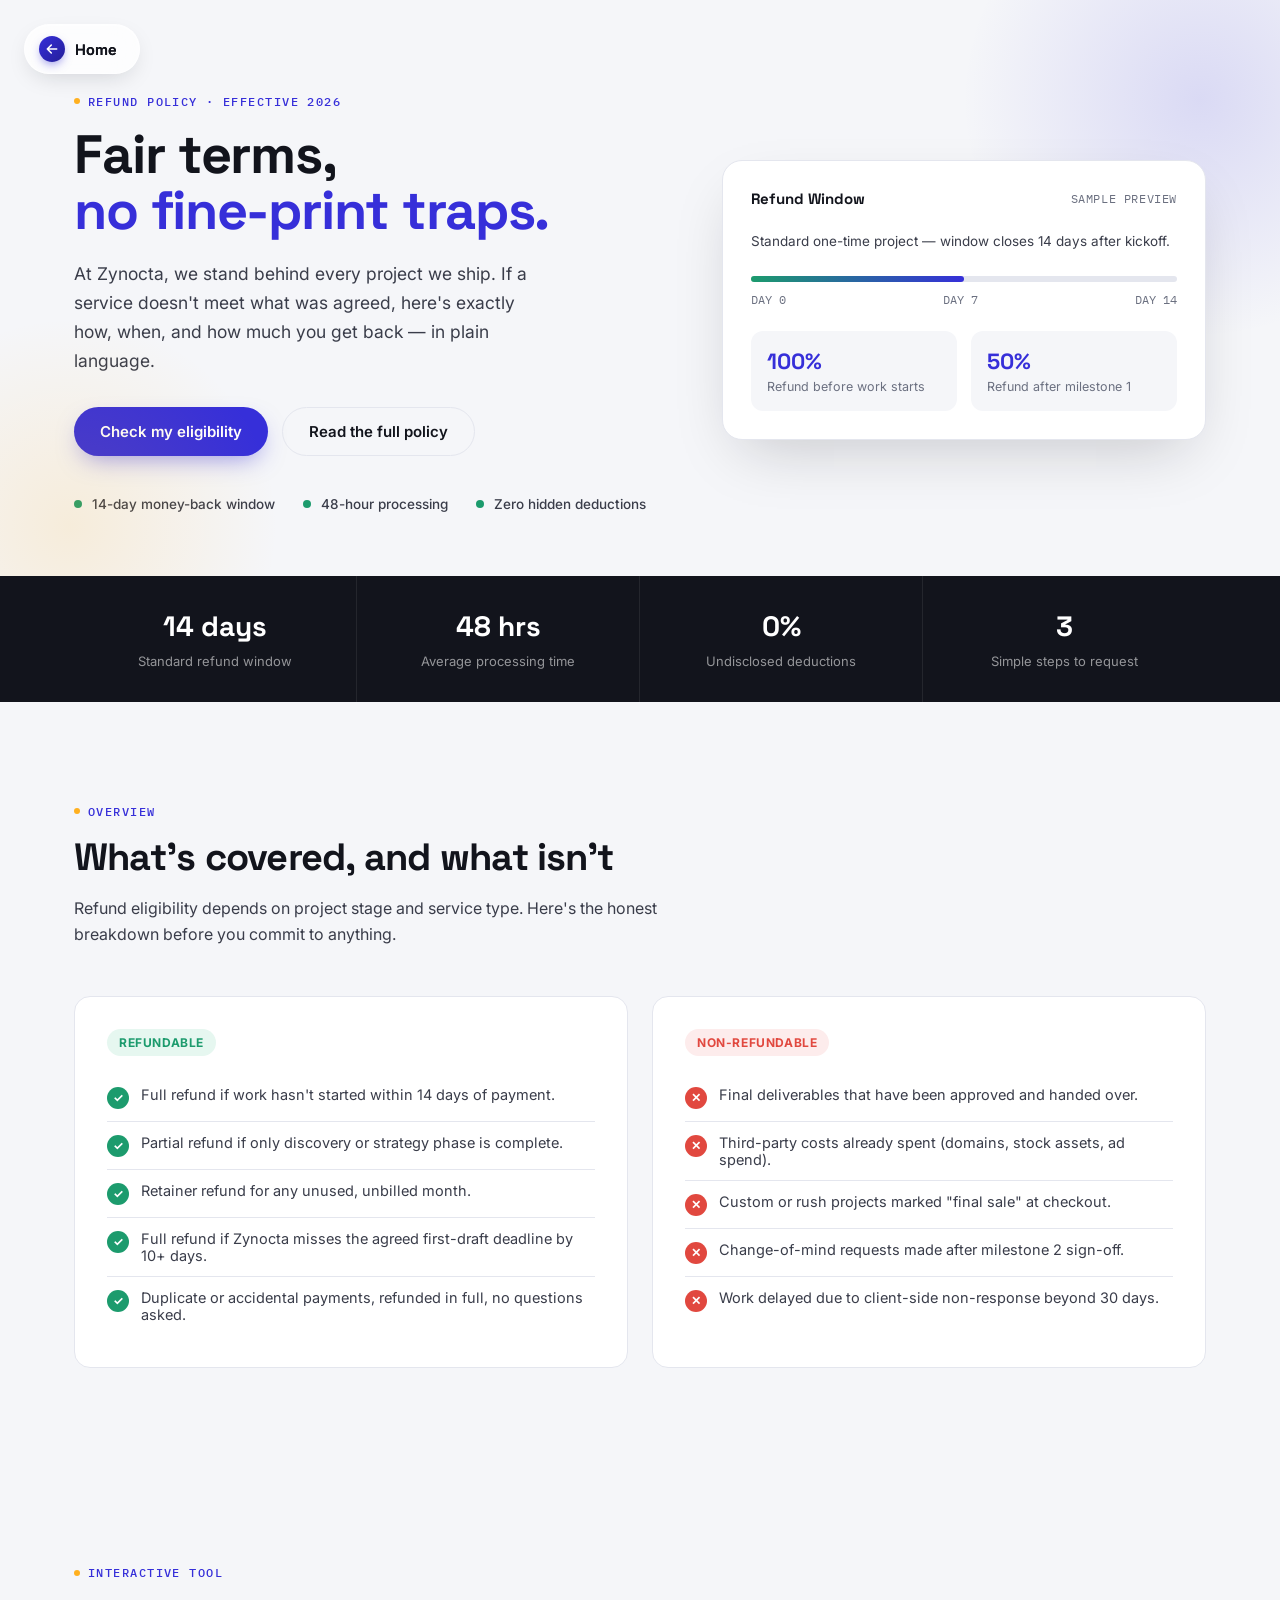
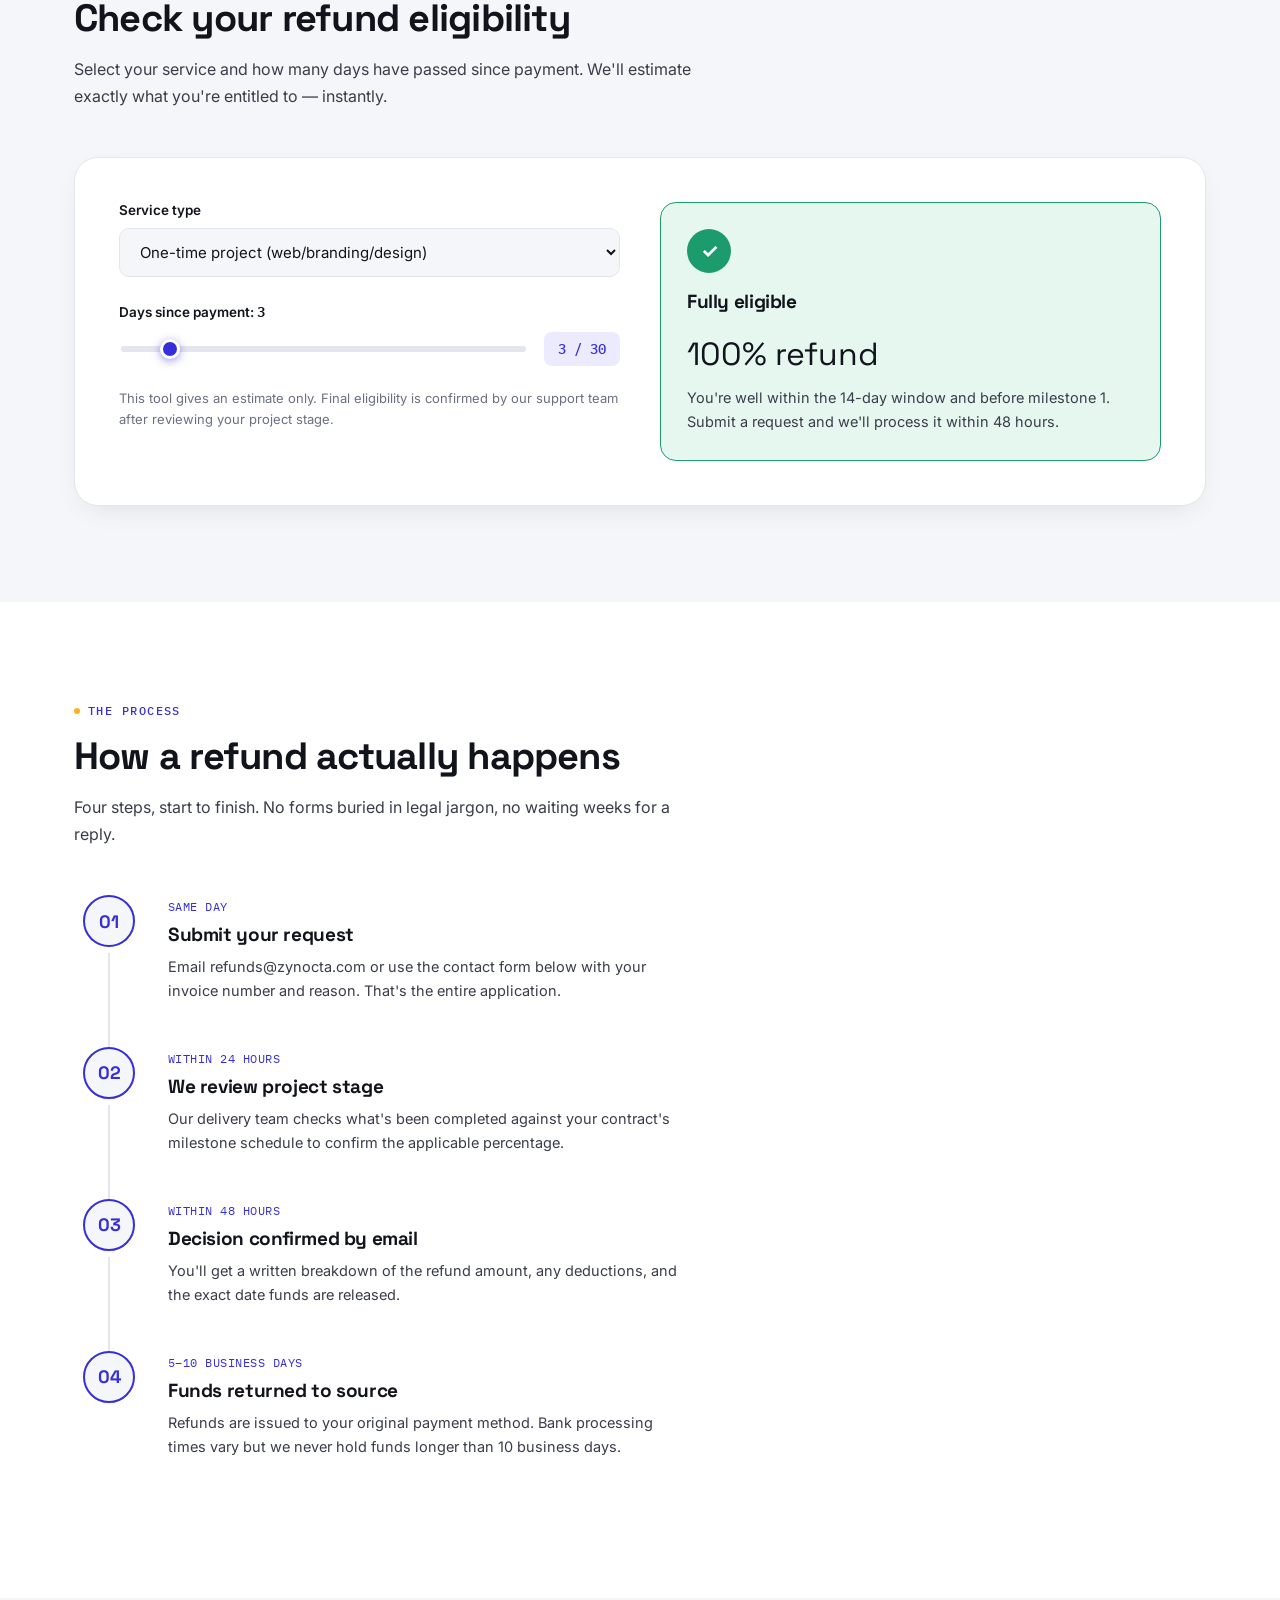
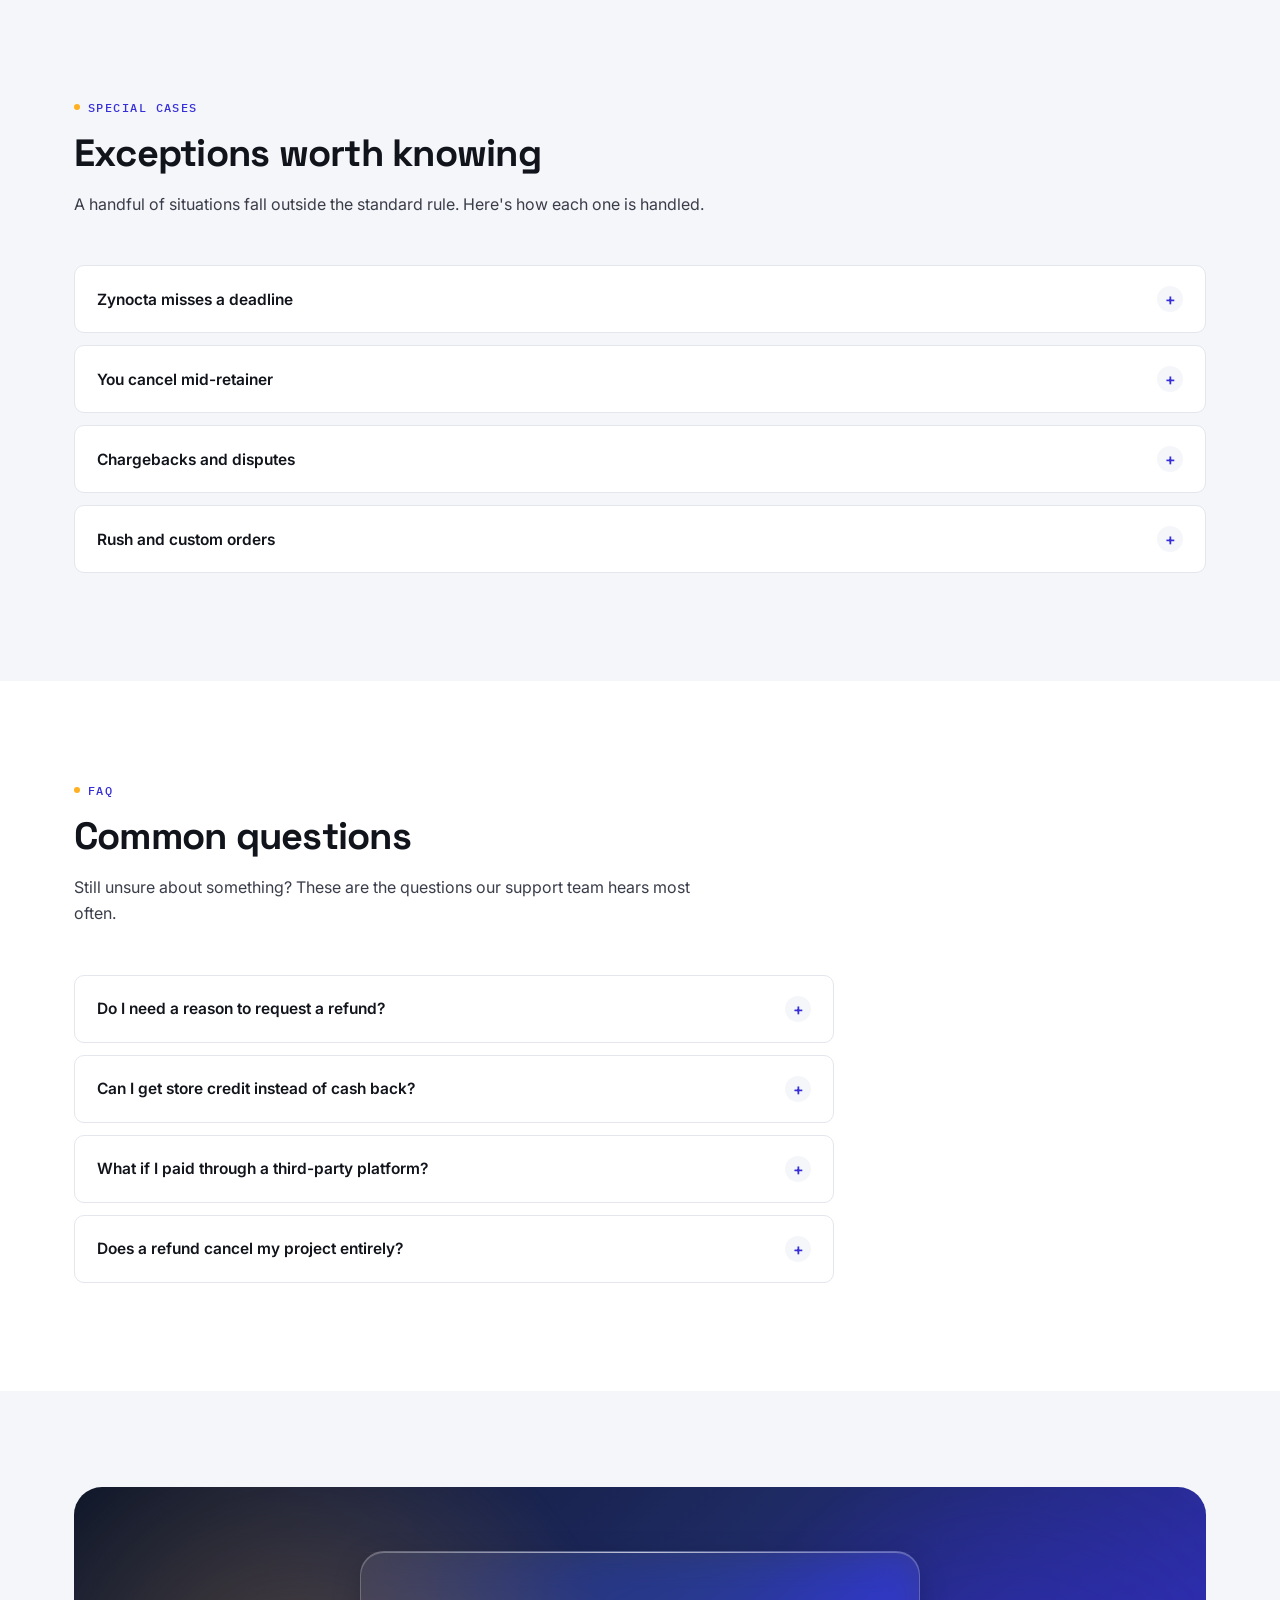
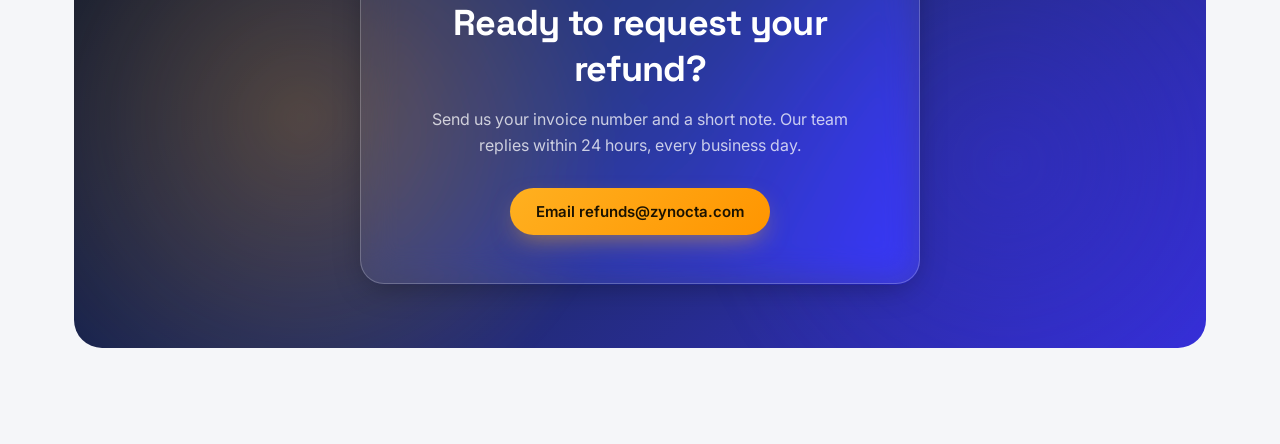
<file: refund.html>
<!doctype html>
<html lang="en">
  <head>
    <meta charset="UTF-8" />
    <meta name="viewport" content="width=device-width, initial-scale=1.0" />
    <title>Refund Policy — Zynocta</title>
    <link rel="preconnect" href="https://fonts.googleapis.com" />
    <link rel="preconnect" href="https://fonts.gstatic.com" crossorigin />
    <link
      href="https://fonts.googleapis.com/css2?family=Space+Grotesk:wght@400;500;600;700&family=Inter:wght@400;500;600;700;800&family=IBM+Plex+Mono:wght@400;500&display=swap"
      rel="stylesheet"
    />
    <style>
      :root {
        --ink: #12141c;
        --ink-soft: #3a3d4a;
        --muted: #6b7080;
        --paper: #f5f6f9;
        --white: #ffffff;
        --line: #e4e6ee;
        --indigo: #362fd9;
        --indigo-dark: #241e99;
        --indigo-tint: #eceafe;
        --amber: #ffb020;
        --amber-tint: #fff4e0;
        --green: #1c9b6d;
        --green-tint: #e6f7f0;
        --red: #e1483f;
        --red-tint: #fdecec;
        --radius: 16px;
        --radius-sm: 10px;
        --shadow: 0 10px 30px -12px rgba(18, 20, 28, 0.12);
        --shadow-lg: 0 24px 60px -20px rgba(18, 20, 28, 0.22);
        --maxw: 1180px;
      }
      * {
        box-sizing: border-box;
      }
      html {
        scroll-behavior: smooth;
      }
      body {
        margin: 0;
        font-family: "Inter", sans-serif;
        color: var(--ink);
        background: var(--paper);
        -webkit-font-smoothing: antialiased;
      }
      h1,
      h2,
      h3,
      h4 {
        font-family: "Space Grotesk", sans-serif;
        margin: 0;
        letter-spacing: -0.02em;
        color: var(--ink);
      }
      .mono {
        font-family: "IBM Plex Mono", monospace;
      }
      p {
        margin: 0;
        line-height: 1.65;
        color: var(--ink-soft);
      }
      a {
        color: inherit;
        text-decoration: none;
      }
      img {
        max-width: 100%;
        display: block;
      }
      .wrap {
        max-width: var(--maxw);
        margin: 0 auto;
        padding: 0 24px;
      }
      .eyebrow {
        display: inline-flex;
        align-items: center;
        gap: 8px;
        font-family: "IBM Plex Mono", monospace;
        font-size: 12px;
        letter-spacing: 0.12em;
        text-transform: uppercase;
        color: var(--indigo);
        font-weight: 500;
      }
      .eyebrow::before {
        content: "";
        width: 6px;
        height: 6px;
        border-radius: 50%;
        background: var(--amber);
      }
      section {
        padding: 96px 0;
      }
      @media (max-width: 768px) {
        section {
          padding: 64px 0;
        }
      }

      /* ---------- NAV ---------- */
      header {
        position: sticky;
        top: 0;
        z-index: 100;
        background: rgba(245, 246, 249, 0.75);
        backdrop-filter: blur(14px);
        border-bottom: 1px solid transparent;
        transition:
          border-color 0.3s ease,
          box-shadow 0.3s ease,
          background 0.3s ease;
      }
      header.scrolled {
        border-color: var(--line);
        box-shadow: 0 4px 20px -8px rgba(18, 20, 28, 0.08);
        background: rgba(255, 255, 255, 0.85);
      }
      nav {
        display: flex;
        align-items: center;
        justify-content: space-between;
        max-width: var(--maxw);
        margin: 0 auto;
        padding: 18px 24px;
      }
      .logo {
        display: flex;
        align-items: center;
        gap: 10px;
        font-family: "Space Grotesk", sans-serif;
        font-weight: 700;
        font-size: 20px;
      }
      .logo-mark {
        width: 34px;
        height: 34px;
        border-radius: 9px;
        background: linear-gradient(135deg, var(--indigo), var(--indigo-dark));
        display: flex;
        align-items: center;
        justify-content: center;
        color: #fff;
        font-size: 16px;
        font-weight: 700;
        box-shadow: 0 6px 16px -4px rgba(54, 47, 217, 0.5);
      }
      .nav-links {
        display: flex;
        align-items: center;
        gap: 32px;
      }
      .nav-links a {
        font-size: 14.5px;
        font-weight: 500;
        color: var(--ink-soft);
        position: relative;
        padding: 4px 0;
      }
      .nav-links a::after {
        content: "";
        position: absolute;
        left: 0;
        bottom: -2px;
        width: 0;
        height: 2px;
        background: var(--indigo);
        transition: width 0.25s ease;
      }
      .nav-links a:hover {
        color: var(--ink);
      }
      .nav-links a:hover::after {
        width: 100%;
      }
      .nav-cta {
        background: var(--ink);
        color: #fff !important;
        padding: 10px 20px;
        border-radius: 100px;
        font-size: 14px;
        font-weight: 600;
        transition:
          background 0.2s ease,
          transform 0.2s ease;
      }
      .nav-cta:hover {
        background: var(--indigo);
        transform: translateY(-1px);
      }
      .burger {
        display: none;
        flex-direction: column;
        gap: 5px;
        background: none;
        border: none;
        cursor: pointer;
        padding: 6px;
      }
      .burger span {
        width: 22px;
        height: 2px;
        background: var(--ink);
        border-radius: 2px;
        transition: 0.25s;
      }
      .mobile-menu {
        display: none;
        flex-direction: column;
        gap: 0;
        background: var(--white);
        border-top: 1px solid var(--line);
      }
      .mobile-menu a {
        padding: 16px 24px;
        border-bottom: 1px solid var(--line);
        font-weight: 500;
        font-size: 15px;
      }
      .mobile-menu.open {
        display: flex;
      }
      @media (max-width: 860px) {
        .nav-links {
          display: none;
        }
        .burger {
          display: flex;
        }
      }

      /* ---------- HOME BUTTON ---------- */
      .home-btn {
        position: fixed;
        top: 24px;
        left: 24px;
        z-index: 200;
        display: inline-flex;
        align-items: center;
        gap: 10px;
        background: rgba(255, 255, 255, 0.75);
        backdrop-filter: blur(16px);
        -webkit-backdrop-filter: blur(16px);
        color: var(--ink);
        padding: 11px 22px 11px 14px;
        border-radius: 100px;
        font-weight: 600;
        font-size: 14.5px;
        font-family: "Inter", sans-serif;
        border: 1px solid rgba(255, 255, 255, 0.6);
        box-shadow:
          0 8px 24px -8px rgba(18, 20, 28, 0.18),
          inset 0 1px 0 rgba(255, 255, 255, 0.6);
        transition: all 0.35s cubic-bezier(0.2, 0.8, 0.2, 1);
        overflow: hidden;
      }
      .home-btn::before {
        content: "";
        position: absolute;
        inset: 0;
        border-radius: 100px;
        padding: 1.5px;
        background: linear-gradient(135deg, var(--indigo), var(--amber));
        -webkit-mask:
          linear-gradient(#fff 0 0) content-box,
          linear-gradient(#fff 0 0);
        -webkit-mask-composite: xor;
        mask-composite: exclude;
        opacity: 0;
        transition: opacity 0.35s ease;
        pointer-events: none;
      }
      .home-btn:hover {
        background: var(--white);
        transform: translateY(-3px);
        box-shadow:
          0 16px 34px -10px rgba(54, 47, 217, 0.35),
          inset 0 1px 0 rgba(255, 255, 255, 0.8);
      }
      .home-btn:hover::before {
        opacity: 1;
      }
      .home-btn:active {
        transform: translateY(-1px) scale(0.98);
      }
      .home-btn-icon {
        display: inline-flex;
        align-items: center;
        justify-content: center;
        width: 26px;
        height: 26px;
        border-radius: 50%;
        background: linear-gradient(135deg, var(--indigo), var(--indigo-dark));
        color: #fff;
        transition:
          transform 0.35s cubic-bezier(0.2, 0.8, 0.2, 1),
          box-shadow 0.35s ease;
        box-shadow: 0 4px 10px -2px rgba(54, 47, 217, 0.5);
      }
      .home-btn:hover .home-btn-icon {
        transform: translateX(-4px) rotate(-8deg);
        box-shadow: 0 6px 16px -2px rgba(54, 47, 217, 0.65);
      }
      .home-btn span:last-child {
        background: linear-gradient(90deg, var(--ink), var(--ink));
        -webkit-background-clip: text;
      }
      .home-btn:hover span:last-child {
        background: linear-gradient(90deg, var(--indigo), var(--indigo-dark));
        -webkit-background-clip: text;
        -webkit-text-fill-color: transparent;
      }
      @media (max-width: 480px) {
        .home-btn {
          top: 16px;
          left: 16px;
          padding: 9px 18px 9px 10px;
          font-size: 13.5px;
          gap: 8px;
        }
        .home-btn-icon {
          width: 24px;
          height: 24px;
        }
      }

      /* ---------- HERO ---------- */
      .hero {
        padding: 88px 0 64px;
        position: relative;
        overflow: hidden;
      }
      .hero::before {
        content: "";
        position: absolute;
        top: -140px;
        right: -160px;
        width: 480px;
        height: 480px;
        background: radial-gradient(
          circle at center,
          rgba(54, 47, 217, 0.14),
          transparent 70%
        );
        pointer-events: none;
      }
      .hero::after {
        content: "";
        position: absolute;
        bottom: -160px;
        left: -140px;
        width: 420px;
        height: 420px;
        background: radial-gradient(
          circle at center,
          rgba(255, 176, 32, 0.14),
          transparent 70%
        );
        pointer-events: none;
      }
      .hero-grid {
        display: grid;
        grid-template-columns: 1.1fr 0.9fr;
        gap: 56px;
        align-items: center;
        position: relative;
      }
      @media (max-width: 900px) {
        .hero-grid {
          grid-template-columns: 1fr;
        }
      }
      .hero h1 {
        font-size: clamp(34px, 5vw, 54px);
        line-height: 1.05;
        margin: 18px 0 20px;
      }
      .hero h1 .accent {
        color: var(--indigo);
      }
      .hero p.lead {
        font-size: 17.5px;
        max-width: 480px;
        margin-bottom: 32px;
      }
      .hero-actions {
        display: flex;
        gap: 14px;
        flex-wrap: wrap;
        margin-bottom: 40px;
      }
      .btn {
        display: inline-flex;
        align-items: center;
        gap: 8px;
        padding: 14px 26px;
        border-radius: 100px;
        font-weight: 600;
        font-size: 15px;
        cursor: pointer;
        border: none;
        transition: all 0.22s ease;
      }
      .btn-primary {
        background: var(--indigo);
        color: #fff;
        box-shadow: 0 10px 24px -8px rgba(54, 47, 217, 0.5);
      }
      .btn-primary:hover {
        background: var(--indigo-dark);
        transform: translateY(-2px);
      }
      .btn-ghost {
        background: transparent;
        color: var(--ink);
        border: 1.5px solid var(--line);
      }
      .btn-ghost:hover {
        border-color: var(--ink);
      }
      .trust-row {
        display: flex;
        gap: 28px;
        flex-wrap: wrap;
      }
      .trust-item {
        display: flex;
        align-items: center;
        gap: 10px;
        font-size: 13.5px;
        color: var(--ink-soft);
        font-weight: 500;
      }
      .trust-item .dot {
        width: 8px;
        height: 8px;
        border-radius: 50%;
        background: var(--green);
        flex-shrink: 0;
      }

      /* hero visual: timeline card */
      .hero-card {
        background: var(--white);
        border: 1px solid var(--line);
        border-radius: 20px;
        padding: 28px;
        box-shadow: var(--shadow-lg);
      }
      .hero-card-head {
        display: flex;
        justify-content: space-between;
        align-items: center;
        margin-bottom: 22px;
      }
      .hero-card-head span {
        font-size: 12px;
        font-family: "IBM Plex Mono", monospace;
        color: var(--muted);
        letter-spacing: 0.05em;
      }
      .hero-track {
        position: relative;
        height: 6px;
        background: var(--line);
        border-radius: 6px;
        margin: 24px 0 10px;
      }
      .hero-track-fill {
        position: absolute;
        top: 0;
        left: 0;
        height: 100%;
        border-radius: 6px;
        background: linear-gradient(90deg, var(--green), var(--indigo));
        width: 0%;
        transition: width 1.4s cubic-bezier(0.2, 0.8, 0.2, 1);
      }
      .hero-track-labels {
        display: flex;
        justify-content: space-between;
        font-size: 11.5px;
        color: var(--muted);
        font-family: "IBM Plex Mono", monospace;
      }
      .hero-mini-stats {
        display: grid;
        grid-template-columns: 1fr 1fr;
        gap: 14px;
        margin-top: 24px;
      }
      .mini-stat {
        background: var(--paper);
        border-radius: 12px;
        padding: 16px;
      }
      .mini-stat b {
        display: block;
        font-family: "Space Grotesk", sans-serif;
        font-size: 22px;
        color: var(--indigo);
      }
      .mini-stat span {
        font-size: 12.5px;
        color: var(--muted);
      }

      /* ---------- STAT BAR ---------- */
      .statbar {
        background: var(--ink);
        padding: 0;
      }
      .statbar .wrap {
        display: grid;
        grid-template-columns: repeat(4, 1fr);
      }
      .stat-cell {
        padding: 32px 24px;
        text-align: center;
        border-right: 1px solid rgba(255, 255, 255, 0.08);
      }
      .stat-cell:last-child {
        border-right: none;
      }
      .stat-cell b {
        display: block;
        font-family: "Space Grotesk", sans-serif;
        color: #fff;
        font-size: 28px;
        margin-bottom: 6px;
      }
      .stat-cell span {
        color: rgba(255, 255, 255, 0.55);
        font-size: 13px;
      }
      @media (max-width: 768px) {
        .statbar .wrap {
          grid-template-columns: repeat(2, 1fr);
        }
        .stat-cell {
          border-bottom: 1px solid rgba(255, 255, 255, 0.08);
        }
      }

      /* ---------- SECTION HEAD ---------- */
      .section-head {
        max-width: 640px;
        margin-bottom: 48px;
      }
      .section-head h2 {
        font-size: clamp(26px, 3.4vw, 38px);
        margin-top: 14px;
      }
      .section-head p {
        margin-top: 14px;
        font-size: 16px;
      }

      /* ---------- CHECKER (signature element) ---------- */
      .checker {
        background: var(--white);
        border: 1px solid var(--line);
        border-radius: 24px;
        padding: 44px;
        box-shadow: var(--shadow);
      }
      @media (max-width: 640px) {
        .checker {
          padding: 26px;
        }
      }
      .checker-grid {
        display: grid;
        grid-template-columns: 1fr 1fr;
        gap: 40px;
      }
      @media (max-width: 860px) {
        .checker-grid {
          grid-template-columns: 1fr;
        }
      }
      .field {
        margin-bottom: 22px;
      }
      .field label {
        display: block;
        font-size: 13.5px;
        font-weight: 600;
        margin-bottom: 10px;
        color: var(--ink);
      }
      .field select,
      .field input[type="number"] {
        width: 100%;
        padding: 13px 16px;
        border-radius: var(--radius-sm);
        border: 1.5px solid var(--line);
        font-family: "Inter", sans-serif;
        font-size: 15px;
        background: var(--paper);
        color: var(--ink);
        transition: border-color 0.2s ease;
      }
      .field select:focus,
      .field input:focus {
        outline: none;
        border-color: var(--indigo);
      }
      .day-slider-wrap {
        display: flex;
        align-items: center;
        gap: 16px;
      }
      input[type="range"] {
        -webkit-appearance: none;
        flex: 1;
        height: 6px;
        border-radius: 6px;
        background: var(--line);
        outline: none;
      }
      input[type="range"]::-webkit-slider-thumb {
        -webkit-appearance: none;
        width: 20px;
        height: 20px;
        border-radius: 50%;
        background: var(--indigo);
        cursor: pointer;
        border: 3px solid #fff;
        box-shadow: 0 2px 8px rgba(54, 47, 217, 0.5);
      }
      .day-badge {
        font-family: "IBM Plex Mono", monospace;
        font-size: 14px;
        font-weight: 500;
        background: var(--indigo-tint);
        color: var(--indigo);
        padding: 8px 14px;
        border-radius: 8px;
        min-width: 64px;
        text-align: center;
      }
      .verdict {
        border-radius: var(--radius);
        padding: 26px;
        height: 100%;
        display: flex;
        flex-direction: column;
        justify-content: center;
        background: var(--paper);
        border: 1.5px dashed var(--line);
        transition: all 0.3s ease;
      }
      .verdict.eligible {
        background: var(--green-tint);
        border-color: var(--green);
        border-style: solid;
      }
      .verdict.partial {
        background: var(--amber-tint);
        border-color: var(--amber);
        border-style: solid;
      }
      .verdict.ineligible {
        background: var(--red-tint);
        border-color: var(--red);
        border-style: solid;
      }
      .verdict-icon {
        width: 44px;
        height: 44px;
        border-radius: 50%;
        display: flex;
        align-items: center;
        justify-content: center;
        margin-bottom: 16px;
        font-size: 20px;
        font-weight: 700;
        color: #fff;
      }
      .verdict.eligible .verdict-icon {
        background: var(--green);
      }
      .verdict.partial .verdict-icon {
        background: var(--amber);
      }
      .verdict.ineligible .verdict-icon {
        background: var(--red);
      }
      .verdict h4 {
        font-size: 19px;
        margin-bottom: 8px;
      }
      .verdict p {
        font-size: 14.5px;
      }
      .verdict .amount {
        font-family: "Space Grotesk", sans-serif;
        font-size: 32px;
        margin: 12px 0;
        color: var(--ink);
      }

      /* ---------- POLICY CARDS ---------- */
      .cards-two {
        display: grid;
        grid-template-columns: 1fr 1fr;
        gap: 24px;
      }
      @media (max-width: 860px) {
        .cards-two {
          grid-template-columns: 1fr;
        }
      }
      .policy-card {
        background: var(--white);
        border: 1px solid var(--line);
        border-radius: var(--radius);
        padding: 32px;
      }
      .policy-card .tag {
        display: inline-block;
        font-size: 12px;
        font-weight: 700;
        letter-spacing: 0.05em;
        text-transform: uppercase;
        padding: 6px 12px;
        border-radius: 100px;
        margin-bottom: 18px;
      }
      .tag.good {
        background: var(--green-tint);
        color: var(--green);
      }
      .tag.bad {
        background: var(--red-tint);
        color: var(--red);
      }
      .policy-card ul {
        list-style: none;
        margin: 0;
        padding: 0;
      }
      .policy-card li {
        display: flex;
        gap: 12px;
        padding: 12px 0;
        border-bottom: 1px solid var(--line);
        font-size: 14.5px;
        color: var(--ink-soft);
      }
      .policy-card li:last-child {
        border-bottom: none;
      }
      .policy-card li .ico {
        flex-shrink: 0;
        width: 22px;
        height: 22px;
        border-radius: 50%;
        display: flex;
        align-items: center;
        justify-content: center;
        font-size: 12px;
        font-weight: 700;
        color: #fff;
        margin-top: 1px;
      }
      .good .ico {
        background: var(--green);
      }
      .bad .ico {
        background: var(--red);
      }

      /* ---------- PROCESS TIMELINE ---------- */
      .timeline {
        position: relative;
        padding-left: 0;
      }
      .timeline-row {
        display: grid;
        grid-template-columns: 70px 1fr;
        gap: 24px;
        position: relative;
      }
      .timeline-row .num-col {
        display: flex;
        flex-direction: column;
        align-items: center;
      }
      .timeline-row .num {
        width: 52px;
        height: 52px;
        border-radius: 50%;
        background: var(--white);
        border: 2px solid var(--indigo);
        color: var(--indigo);
        font-family: "Space Grotesk", sans-serif;
        font-weight: 700;
        font-size: 18px;
        display: flex;
        align-items: center;
        justify-content: center;
        flex-shrink: 0;
        z-index: 2;
        background: var(--paper);
      }
      .timeline-row .line {
        width: 2px;
        flex: 1;
        background: var(--line);
        margin-top: 6px;
      }
      .timeline-row:last-child .line {
        display: none;
      }
      .timeline-content {
        padding-bottom: 44px;
      }
      .timeline-content h4 {
        font-size: 19px;
        margin-bottom: 8px;
      }
      .timeline-content p {
        font-size: 14.5px;
        max-width: 520px;
      }
      .timeline-content .when {
        font-family: "IBM Plex Mono", monospace;
        font-size: 12px;
        color: var(--indigo);
        letter-spacing: 0.04em;
        display: inline-block;
        margin-bottom: 8px;
        text-transform: uppercase;
      }

      /* ---------- ACCORDION (Exceptions + FAQ) ---------- */
      .accordion-item {
        border: 1px solid var(--line);
        border-radius: var(--radius-sm);
        margin-bottom: 12px;
        overflow: hidden;
        background: var(--white);
      }
      .accordion-head {
        display: flex;
        justify-content: space-between;
        align-items: center;
        gap: 16px;
        padding: 20px 22px;
        cursor: pointer;
        font-weight: 600;
        font-size: 15.5px;
      }
      .accordion-head .plus {
        width: 26px;
        height: 26px;
        border-radius: 50%;
        background: var(--paper);
        flex-shrink: 0;
        display: flex;
        align-items: center;
        justify-content: center;
        font-size: 16px;
        color: var(--indigo);
        transition: transform 0.3s ease;
      }
      .accordion-item.open .plus {
        transform: rotate(45deg);
        background: var(--indigo-tint);
      }
      .accordion-body {
        max-height: 0;
        overflow: hidden;
        transition: max-height 0.35s ease;
      }
      .accordion-body-inner {
        padding: 0 22px 22px;
        font-size: 14.5px;
        color: var(--ink-soft);
      }

      /* ---------- CONTACT / CTA ---------- */
      .cta-banner {
        background: linear-gradient(135deg, #0f172a, #1e2a63 45%, #362fd9 100%);
        border-radius: 28px;
        padding: 64px 48px;
        text-align: center;
        position: relative;
        overflow: hidden;
        isolation: isolate;
      }
      .cta-banner::before {
        content: "";
        position: absolute;
        top: -30%;
        left: -10%;
        width: 60%;
        height: 160%;
        background: radial-gradient(
          circle,
          rgba(255, 176, 32, 0.25),
          transparent 65%
        );
        filter: blur(10px);
      }
      .cta-banner::after {
        content: "";
        position: absolute;
        bottom: -40%;
        right: -10%;
        width: 55%;
        height: 160%;
        background: radial-gradient(
          circle,
          rgba(54, 47, 217, 0.35),
          transparent 65%
        );
        filter: blur(10px);
      }
      .cta-glass {
        position: relative;
        z-index: 2;
        max-width: 560px;
        margin: 0 auto;
        padding: 48px 40px;
        background: rgba(255, 255, 255, 0.08);
        border: 1px solid rgba(255, 255, 255, 0.22);
        border-radius: 24px;
        backdrop-filter: blur(18px) saturate(160%);
        -webkit-backdrop-filter: blur(18px) saturate(160%);
        box-shadow:
          0 8px 32px -8px rgba(0, 0, 0, 0.35),
          inset 0 1px 0 rgba(255, 255, 255, 0.25);
      }
      .cta-glass::before {
        content: "";
        position: absolute;
        top: 0;
        left: 0;
        right: 0;
        height: 1px;
        background: linear-gradient(
          90deg,
          transparent,
          rgba(255, 255, 255, 0.6),
          transparent
        );
        border-radius: 24px 24px 0 0;
      }
      .cta-banner h2 {
        color: #fff;
        font-size: clamp(24px, 3.6vw, 36px);
        margin-bottom: 14px;
        position: relative;
      }
      .cta-banner p {
        color: rgba(255, 255, 255, 0.75);
        max-width: 440px;
        margin: 0 auto 30px;
        position: relative;
      }
      .cta-banner .btn-primary {
        background: linear-gradient(135deg, #ffb020, #ff9500);
        color: #1a1200;
        position: relative;
        box-shadow: 0 10px 26px -8px rgba(255, 176, 32, 0.55);
      }
      .cta-banner .btn-primary:hover {
        background: linear-gradient(135deg, #ffc555, #ffb020);
        transform: translateY(-2px);
        box-shadow: 0 14px 32px -8px rgba(255, 176, 32, 0.7);
      }
      @media (max-width: 640px) {
        .cta-banner {
          padding: 44px 20px;
        }
        .cta-glass {
          padding: 36px 24px;
        }
      }

      /* ---------- FOOTER ---------- */
      footer {
        background: var(--ink);
        color: rgba(255, 255, 255, 0.6);
        padding: 56px 0 28px;
      }
      .footer-top {
        display: flex;
        justify-content: space-between;
        flex-wrap: wrap;
        gap: 32px;
        padding-bottom: 36px;
        border-bottom: 1px solid rgba(255, 255, 255, 0.1);
        margin-bottom: 24px;
      }
      .footer-logo {
        display: flex;
        align-items: center;
        gap: 10px;
        color: #fff;
        font-family: "Space Grotesk", sans-serif;
        font-weight: 700;
        font-size: 19px;
      }
      .footer-links {
        display: flex;
        gap: 48px;
        flex-wrap: wrap;
      }
      .footer-col h5 {
        color: #fff;
        font-size: 13px;
        text-transform: uppercase;
        letter-spacing: 0.06em;
        margin-bottom: 14px;
        font-family: "Inter", sans-serif;
        font-weight: 600;
      }
      .footer-col a {
        display: block;
        font-size: 14px;
        padding: 6px 0;
        color: rgba(255, 255, 255, 0.6);
        transition: color 0.2s ease;
      }
      .footer-col a:hover {
        color: #fff;
      }
      .footer-bottom {
        display: flex;
        justify-content: space-between;
        flex-wrap: wrap;
        gap: 10px;
        font-size: 13px;
      }

      /* ---------- misc ---------- */
      .reveal {
        opacity: 0;
        transform: translateY(24px);
        transition:
          opacity 0.7s ease,
          transform 0.7s ease;
      }
      .reveal.in {
        opacity: 1;
        transform: translateY(0);
      }
      .back-to-top {
        position: fixed;
        bottom: 28px;
        right: 28px;
        width: 48px;
        height: 48px;
        border-radius: 50%;
        background: var(--ink);
        color: #fff;
        display: flex;
        align-items: center;
        justify-content: center;
        cursor: pointer;
        box-shadow: var(--shadow-lg);
        opacity: 0;
        pointer-events: none;
        transition: all 0.3s ease;
        z-index: 90;
      }
      .back-to-top.show {
        opacity: 1;
        pointer-events: auto;
      }
      .back-to-top:hover {
        background: var(--indigo);
      }
    </style>
  </head>
  <body>
    <a
      href="index.html"
      class="home-btn"
      id="homeBtn"
      aria-label="Back to home"
    >
      <span class="home-btn-icon">
        <svg
          width="16"
          height="16"
          viewBox="0 0 24 24"
          fill="none"
          xmlns="http://www.w3.org/2000/svg"
        >
          <path
            d="M19 12H5M5 12L11 6M5 12L11 18"
            stroke="currentColor"
            stroke-width="2.4"
            stroke-linecap="round"
            stroke-linejoin="round"
          />
        </svg>
      </span>
      <span>Home</span>
    </a>

    <section class="hero">
      <div class="wrap hero-grid">
        <div>
          <span class="eyebrow">Refund Policy · Effective 2026</span>
          <h1>
            Fair terms,<br /><span class="accent">no fine-print traps.</span>
          </h1>
          <p class="lead">
            At Zynocta, we stand behind every project we ship. If a service
            doesn't meet what was agreed, here's exactly how, when, and how much
            you get back — in plain language.
          </p>
          <div class="hero-actions">
            <a href="#checker" class="btn btn-primary">Check my eligibility</a>
            <a href="#overview" class="btn btn-ghost">Read the full policy</a>
          </div>
          <div class="trust-row">
            <div class="trust-item">
              <span class="dot"></span>14-day money-back window
            </div>
            <div class="trust-item">
              <span class="dot"></span>48-hour processing
            </div>
            <div class="trust-item">
              <span class="dot"></span>Zero hidden deductions
            </div>
          </div>
        </div>
        <div class="hero-card">
          <div class="hero-card-head">
            <strong
              style="
                font-family: &quot;Space Grotesk&quot;, sans-serif;
                font-size: 15px;
              "
              >Refund Window</strong
            >
            <span>SAMPLE PREVIEW</span>
          </div>
          <p style="font-size: 13.5px">
            Standard one-time project — window closes 14 days after kickoff.
          </p>
          <div class="hero-track">
            <div class="hero-track-fill" id="heroFill"></div>
          </div>
          <div class="hero-track-labels">
            <span>DAY 0</span><span>DAY 7</span><span>DAY 14</span>
          </div>
          <div class="hero-mini-stats">
            <div class="mini-stat">
              <b>100%</b><span>Refund before work starts</span>
            </div>
            <div class="mini-stat">
              <b>50%</b><span>Refund after milestone 1</span>
            </div>
          </div>
        </div>
      </div>
    </section>

    <div class="statbar">
      <div class="wrap">
        <div class="stat-cell">
          <b>14 days</b><span>Standard refund window</span>
        </div>
        <div class="stat-cell">
          <b>48 hrs</b><span>Average processing time</span>
        </div>
        <div class="stat-cell">
          <b>0%</b><span>Undisclosed deductions</span>
        </div>
        <div class="stat-cell">
          <b>3</b><span>Simple steps to request</span>
        </div>
      </div>
    </div>

    <section id="overview">
      <div class="wrap">
        <div class="section-head reveal">
          <span class="eyebrow">Overview</span>
          <h2>What's covered, and what isn't</h2>
          <p>
            Refund eligibility depends on project stage and service type. Here's
            the honest breakdown before you commit to anything.
          </p>
        </div>
        <div class="cards-two">
          <div class="policy-card good reveal">
            <span class="tag good">Refundable</span>
            <ul>
              <li>
                <span class="ico">✓</span>Full refund if work hasn't started
                within 14 days of payment.
              </li>
              <li>
                <span class="ico">✓</span>Partial refund if only discovery or
                strategy phase is complete.
              </li>
              <li>
                <span class="ico">✓</span>Retainer refund for any unused,
                unbilled month.
              </li>
              <li>
                <span class="ico">✓</span>Full refund if Zynocta misses the
                agreed first-draft deadline by 10+ days.
              </li>
              <li>
                <span class="ico">✓</span>Duplicate or accidental payments,
                refunded in full, no questions asked.
              </li>
            </ul>
          </div>
          <div class="policy-card bad reveal">
            <span class="tag bad">Non-refundable</span>
            <ul>
              <li>
                <span class="ico">✕</span>Final deliverables that have been
                approved and handed over.
              </li>
              <li>
                <span class="ico">✕</span>Third-party costs already spent
                (domains, stock assets, ad spend).
              </li>
              <li>
                <span class="ico">✕</span>Custom or rush projects marked "final
                sale" at checkout.
              </li>
              <li>
                <span class="ico">✕</span>Change-of-mind requests made after
                milestone 2 sign-off.
              </li>
              <li>
                <span class="ico">✕</span>Work delayed due to client-side
                non-response beyond 30 days.
              </li>
            </ul>
          </div>
        </div>
      </div>
    </section>

    <section id="checker">
      <div class="wrap">
        <div class="section-head reveal">
          <span class="eyebrow">Interactive Tool</span>
          <h2>Check your refund eligibility</h2>
          <p>
            Select your service and how many days have passed since payment.
            We'll estimate exactly what you're entitled to — instantly.
          </p>
        </div>
        <div class="checker reveal">
          <div class="checker-grid">
            <div>
              <div class="field">
                <label for="serviceType">Service type</label>
                <select id="serviceType">
                  <option value="onetime">
                    One-time project (web/branding/design)
                  </option>
                  <option value="retainer">
                    Monthly retainer (marketing/SEO/social)
                  </option>
                  <option value="rush">Rush / custom order (final sale)</option>
                </select>
              </div>
              <div class="field">
                <label for="daySlider"
                  >Days since payment:
                  <span id="dayLive" class="mono">3</span></label
                >
                <div class="day-slider-wrap">
                  <input
                    type="range"
                    id="daySlider"
                    min="0"
                    max="30"
                    value="3"
                  />
                  <div class="day-badge" id="dayBadge">3 / 30</div>
                </div>
              </div>
              <p style="font-size: 13px; color: var(--muted)">
                This tool gives an estimate only. Final eligibility is confirmed
                by our support team after reviewing your project stage.
              </p>
            </div>
            <div class="verdict eligible" id="verdictBox">
              <div class="verdict-icon" id="verdictIcon">✓</div>
              <h4 id="verdictTitle">Fully eligible</h4>
              <div class="amount" id="verdictAmount">100% refund</div>
              <p id="verdictText">
                You're well within the 14-day window for one-time projects.
                Submit a request and we'll process it within 48 hours.
              </p>
            </div>
          </div>
        </div>
      </div>
    </section>

    <section id="process" style="background: var(--white)">
      <div class="wrap">
        <div class="section-head reveal">
          <span class="eyebrow">The Process</span>
          <h2>How a refund actually happens</h2>
          <p>
            Four steps, start to finish. No forms buried in legal jargon, no
            waiting weeks for a reply.
          </p>
        </div>
        <div class="timeline">
          <div class="timeline-row reveal">
            <div class="num-col">
              <div class="num">01</div>
              <div class="line"></div>
            </div>
            <div class="timeline-content">
              <span class="when">Same day</span>
              <h4>Submit your request</h4>
              <p>
                Email refunds@zynocta.com or use the contact form below with
                your invoice number and reason. That's the entire application.
              </p>
            </div>
          </div>
          <div class="timeline-row reveal">
            <div class="num-col">
              <div class="num">02</div>
              <div class="line"></div>
            </div>
            <div class="timeline-content">
              <span class="when">Within 24 hours</span>
              <h4>We review project stage</h4>
              <p>
                Our delivery team checks what's been completed against your
                contract's milestone schedule to confirm the applicable
                percentage.
              </p>
            </div>
          </div>
          <div class="timeline-row reveal">
            <div class="num-col">
              <div class="num">03</div>
              <div class="line"></div>
            </div>
            <div class="timeline-content">
              <span class="when">Within 48 hours</span>
              <h4>Decision confirmed by email</h4>
              <p>
                You'll get a written breakdown of the refund amount, any
                deductions, and the exact date funds are released.
              </p>
            </div>
          </div>
          <div class="timeline-row reveal">
            <div class="num-col"><div class="num">04</div></div>
            <div class="timeline-content">
              <span class="when">5–10 business days</span>
              <h4>Funds returned to source</h4>
              <p>
                Refunds are issued to your original payment method. Bank
                processing times vary but we never hold funds longer than 10
                business days.
              </p>
            </div>
          </div>
        </div>
      </div>
    </section>

    <section id="exceptions">
      <div class="wrap">
        <div class="section-head reveal">
          <span class="eyebrow">Special Cases</span>
          <h2>Exceptions worth knowing</h2>
          <p>
            A handful of situations fall outside the standard rule. Here's how
            each one is handled.
          </p>
        </div>
        <div class="acc-group">
          <div class="accordion-item reveal">
            <div class="accordion-head">
              Zynocta misses a deadline<span class="plus">+</span>
            </div>
            <div class="accordion-body">
              <div class="accordion-body-inner">
                If we miss an agreed milestone deadline by more than 10 calendar
                days without prior notice, you can request a full refund for any
                unbilled or incomplete portion of the project — regardless of
                the standard 14-day window.
              </div>
            </div>
          </div>
          <div class="accordion-item reveal">
            <div class="accordion-head">
              You cancel mid-retainer<span class="plus">+</span>
            </div>
            <div class="accordion-body">
              <div class="accordion-body-inner">
                Monthly retainers are billed in advance. Cancelling before the
                next billing cycle gets you a full refund of that unused month;
                work already delivered in the current month is not refunded.
              </div>
            </div>
          </div>
          <div class="accordion-item reveal">
            <div class="accordion-head">
              Chargebacks and disputes<span class="plus">+</span>
            </div>
            <div class="accordion-body">
              <div class="accordion-body-inner">
                We ask that you contact us before filing a bank chargeback. Most
                disputes are resolved faster through a direct refund request,
                and an open chargeback will pause any active project work until
                resolved.
              </div>
            </div>
          </div>
          <div class="accordion-item reveal">
            <div class="accordion-head">
              Rush and custom orders<span class="plus">+</span>
            </div>
            <div class="accordion-body">
              <div class="accordion-body-inner">
                Projects explicitly marked "final sale" at checkout — typically
                rush turnarounds under 72 hours — are non-refundable once work
                begins, since resources are allocated immediately upon payment.
              </div>
            </div>
          </div>
        </div>
      </div>
    </section>

    <section id="faq" style="background: var(--white)">
      <div class="wrap">
        <div class="section-head reveal">
          <span class="eyebrow">FAQ</span>
          <h2>Common questions</h2>
          <p>
            Still unsure about something? These are the questions our support
            team hears most often.
          </p>
        </div>
        <div class="acc-group" style="max-width: 760px">
          <div class="accordion-item reveal">
            <div class="accordion-head">
              Do I need a reason to request a refund?<span class="plus">+</span>
            </div>
            <div class="accordion-body">
              <div class="accordion-body-inner">
                Not a detailed one — a short explanation helps us process
                faster, but eligibility is based on project stage and timing,
                not on justifying your decision.
              </div>
            </div>
          </div>
          <div class="accordion-item reveal">
            <div class="accordion-head">
              Can I get store credit instead of cash back?<span class="plus"
                >+</span
              >
            </div>
            <div class="accordion-body">
              <div class="accordion-body-inner">
                Yes. On request, we can issue eligible refunds as account credit
                with an added 10% bonus, valid toward any future Zynocta service
                for 12 months.
              </div>
            </div>
          </div>
          <div class="accordion-item reveal">
            <div class="accordion-head">
              What if I paid through a third-party platform?<span class="plus"
                >+</span
              >
            </div>
            <div class="accordion-body">
              <div class="accordion-body-inner">
                Refunds are always issued back through the same platform or
                processor you paid with. Processing times may be slightly longer
                depending on that platform's own policies.
              </div>
            </div>
          </div>
          <div class="accordion-item reveal">
            <div class="accordion-head">
              Does a refund cancel my project entirely?<span class="plus"
                >+</span
              >
            </div>
            <div class="accordion-body">
              <div class="accordion-body-inner">
                Yes, a processed refund closes out the associated project or
                billing cycle. If you'd rather adjust scope instead of
                cancelling, mention that in your request — we're usually happy
                to find a middle ground.
              </div>
            </div>
          </div>
        </div>
      </div>
    </section>

    <section id="contact">
      <div class="wrap">
        <div class="cta-banner reveal">
          <div class="cta-glass">
            <h2>Ready to request your refund?</h2>
            <p>
              Send us your invoice number and a short note. Our team replies
              within 24 hours, every business day.
            </p>
            <a href="index.html#form" class="btn btn-primary"
              >Email refunds@zynocta.com</a
            >
          </div>
        </div>
      </div>
    </section>

    <div class="back-to-top" id="backToTop">↑</div>

    <script>
      // Back to top button
      const backToTop = document.getElementById("backToTop");
      window.addEventListener("scroll", () => {
        backToTop.classList.toggle("show", window.scrollY > 500);
      });
      backToTop.addEventListener("click", () =>
        window.scrollTo({ top: 0, behavior: "smooth" }),
      );

      // Reveal on scroll
      const revealEls = document.querySelectorAll(".reveal");
      const io = new IntersectionObserver(
        (entries) => {
          entries.forEach((e) => {
            if (e.isIntersecting) {
              e.target.classList.add("in");
              io.unobserve(e.target);
            }
          });
        },
        { threshold: 0.15 },
      );
      revealEls.forEach((el) => io.observe(el));

      // Hero track fill animation
      requestAnimationFrame(() => {
        setTimeout(() => {
          document.getElementById("heroFill").style.width = "50%";
        }, 300);
      });

      // Accordions
      document.querySelectorAll(".accordion-item").forEach((item) => {
        const head = item.querySelector(".accordion-head");
        const body = item.querySelector(".accordion-body");
        head.addEventListener("click", () => {
          const isOpen = item.classList.contains("open");
          // close siblings within same group
          item.parentElement
            .querySelectorAll(".accordion-item")
            .forEach((sib) => {
              sib.classList.remove("open");
              sib.querySelector(".accordion-body").style.maxHeight = null;
            });
          if (!isOpen) {
            item.classList.add("open");
            body.style.maxHeight = body.scrollHeight + "px";
          }
        });
      });

      // Eligibility checker logic
      const serviceType = document.getElementById("serviceType");
      const daySlider = document.getElementById("daySlider");
      const dayLive = document.getElementById("dayLive");
      const dayBadge = document.getElementById("dayBadge");
      const verdictBox = document.getElementById("verdictBox");
      const verdictIcon = document.getElementById("verdictIcon");
      const verdictTitle = document.getElementById("verdictTitle");
      const verdictAmount = document.getElementById("verdictAmount");
      const verdictText = document.getElementById("verdictText");

      function updateChecker() {
        const type = serviceType.value;
        const days = parseInt(daySlider.value, 10);
        dayLive.textContent = days;
        dayBadge.textContent = days + " / 30";

        let cls = "eligible",
          icon = "✓",
          title = "",
          amount = "",
          text = "";

        if (type === "rush") {
          cls = "ineligible";
          icon = "✕";
          title = "Not eligible";
          amount = "0% refund";
          text =
            "Rush and custom orders are marked final sale at checkout. Work begins immediately on payment, so no refund window applies.";
        } else if (type === "retainer") {
          if (days <= 0) {
            cls = "eligible";
            icon = "✓";
            title = "Fully eligible";
            amount = "100% refund";
            text =
              "No work has started on this billing cycle yet — you can cancel for a full refund of this month.";
          } else if (days < 30) {
            cls = "partial";
            icon = "!";
            title = "Partially eligible";
            amount = "Prorated refund";
            text =
              "You'll be refunded for the unused remainder of the current billing cycle only. Work already delivered this month is non-refundable.";
          } else {
            cls = "ineligible";
            icon = "✕";
            title = "Cycle completed";
            amount = "0% refund";
            text =
              "This billing cycle has run its full course. Cancel now to stop future charges — the current month is not refundable.";
          }
        } else {
          // onetime
          if (days <= 7) {
            cls = "eligible";
            icon = "✓";
            title = "Fully eligible";
            amount = "100% refund";
            text =
              "You're well within the 14-day window and before milestone 1. Submit a request and we'll process it within 48 hours.";
          } else if (days <= 14) {
            cls = "partial";
            icon = "!";
            title = "Partially eligible";
            amount = "50% refund";
            text =
              "You're still inside the 14-day window, but past the first project milestone — half the project fee is refundable.";
          } else {
            cls = "ineligible";
            icon = "✕";
            title = "Window closed";
            amount = "0% refund";
            text =
              'The standard 14-day window has passed. Check the "Exceptions" section — a missed deadline on our end may still qualify you.';
          }
        }

        verdictBox.className = "verdict " + cls;
        verdictIcon.textContent = icon;
        verdictTitle.textContent = title;
        verdictAmount.textContent = amount;
        verdictText.textContent = text;
      }

      serviceType.addEventListener("change", updateChecker);
      daySlider.addEventListener("input", updateChecker);
      updateChecker();
    </script>
  </body>
</html>
</file>
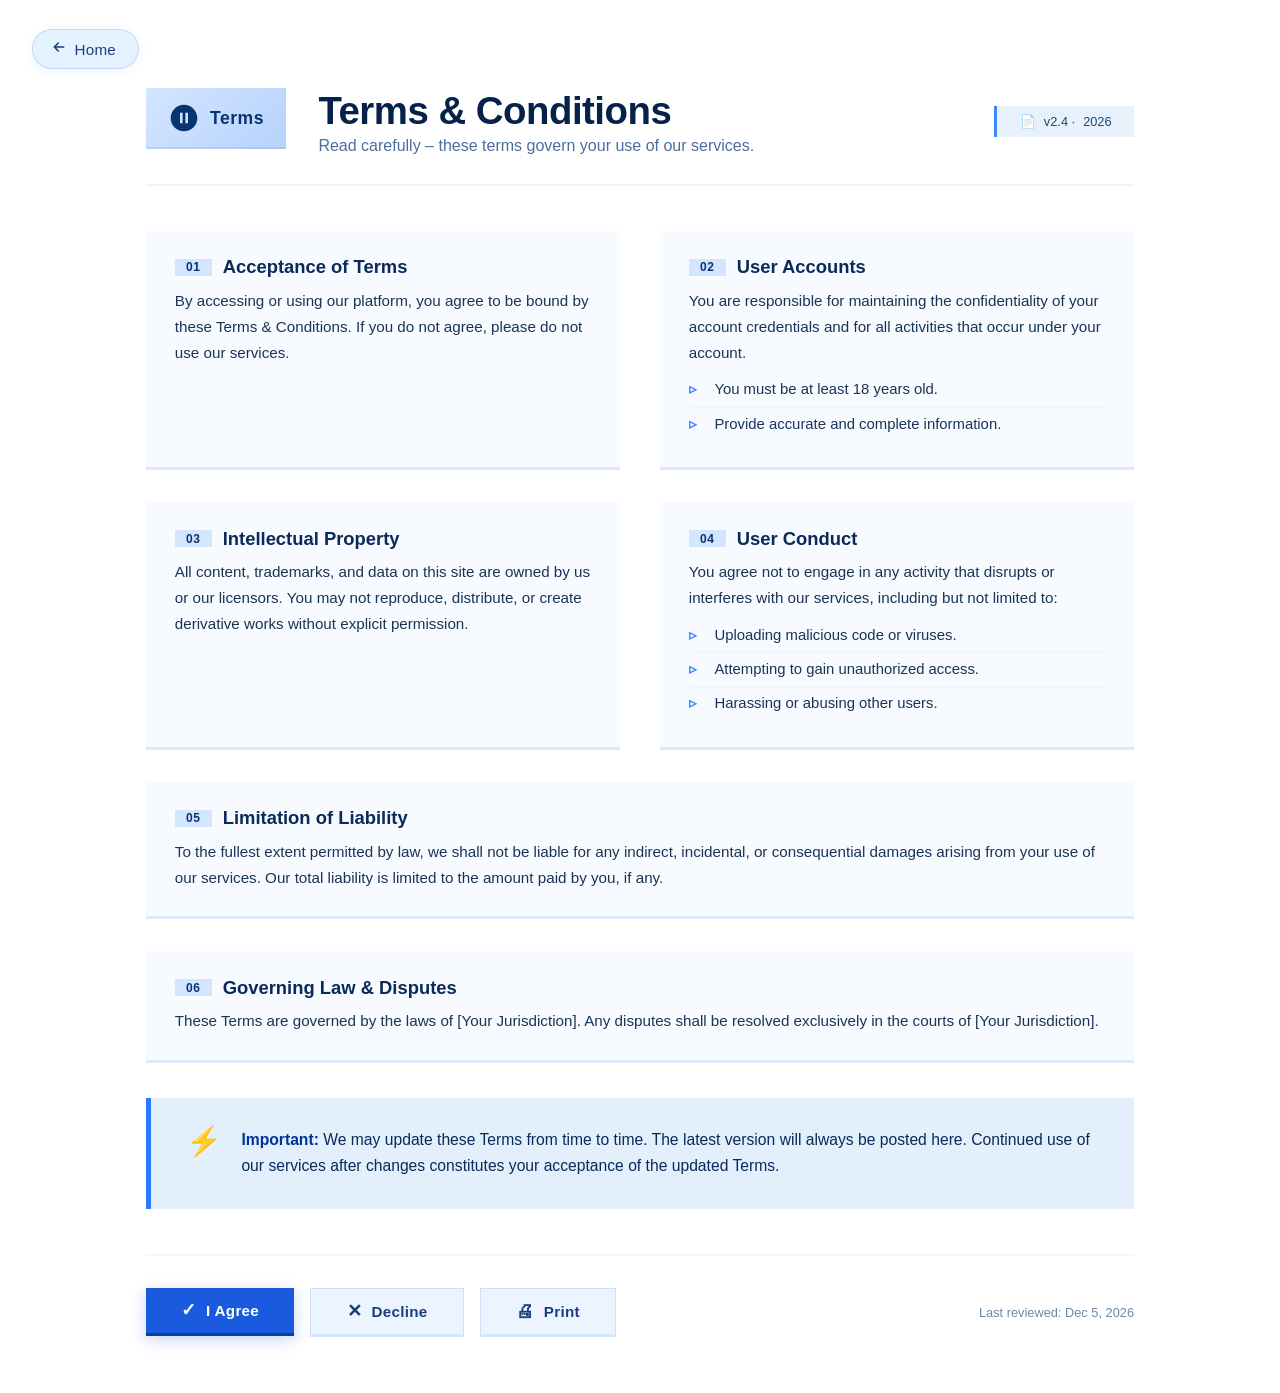
<file: term.html>
<!DOCTYPE html>
<html lang="en">
<head>
    <meta charset="UTF-8" />
    <meta name="viewport" content="width=device-width, initial-scale=1.0" />
    <title>Terms &amp; Conditions</title>
    <style>
        /* ──────────── Reset & Base ──────────── */
        * {
            margin: 0;
            padding: 0;
            box-sizing: border-box;
        }

        body {
            font-family: 'Segoe UI', Tahoma, Geneva, Verdana, sans-serif;
            background: #eaf3fc;
            /* light blue wash */
            min-height: 100vh;
            display: flex;
            align-items: flex-start;
            justify-content: center;
            padding: 0;
            /* NO body padding */
            color: #0e2a44;
        }

        /* ──────────── Full‑width wrapper (no radius) ──────────── */
        .terms-wrapper {
            width: 100%;
            max-width: 100%;
            background: #ffffff;
            box-shadow: 0 8px 40px rgba(20, 60, 140, 0.06);
            border: none;
            border-radius: 0;
            /* NO radius */
            position: relative;
            min-height: 100vh;
            display: flex;
            flex-direction: column;
        }

        /* ──────────── Home Button (top‑left, inside wrapper) ──────────── */
        .home-btn {
            position: absolute;
            top: 1.8rem;
            left: 2rem;
            display: inline-flex;
            align-items: center;
            gap: 0.5rem;
            padding: 0.6rem 1.4rem 0.6rem 1.1rem;
            background: rgba(220, 238, 255, 0.75);
            backdrop-filter: blur(6px);
            -webkit-backdrop-filter: blur(6px);
            border: 1px solid rgba(50, 120, 220, 0.20);
            border-radius: 40px;
            font-size: 0.95rem;
            font-weight: 500;
            color: #1a3f7a;
            text-decoration: none;
            box-shadow: 0 2px 12px rgba(30, 70, 150, 0.06);
            transition: all 0.25s ease;
            z-index: 20;
            letter-spacing: 0.2px;
        }

        .home-btn .arrow {
            font-size: 1.15rem;
            line-height: 1;
            transition: transform 0.25s ease;
        }

        .home-btn:hover {
            background: rgba(255, 255, 255, 0.95);
            border-color: rgba(40, 110, 230, 0.45);
            box-shadow: 0 4px 18px rgba(30, 70, 180, 0.12);
            transform: translateY(-2px);
        }

        .home-btn:hover .arrow {
            transform: translateX(-5px);
        }

        .home-btn:active {
            transform: scale(0.96);
        }

        /* ──────────── Content Area ──────────── */
        .terms-content {
            padding: 5.5rem 3.5rem 3.5rem 3.5rem;
            /* top padding makes room for home btn */
            flex: 1;
            width: 100%;
            max-width: 1100px;
            margin: 0 auto;
        }

        /* ──────────── Header (different layout) ──────────── */
        .terms-header {
            display: flex;
            align-items: flex-start;
            gap: 2rem;
            margin-bottom: 2.8rem;
            padding-bottom: 1.8rem;
            border-bottom: 2px solid rgba(40, 110, 220, 0.08);
            flex-wrap: wrap;
        }

        .terms-header .icon-badge {
            flex-shrink: 0;
            background: linear-gradient(135deg, #d4e6ff, #b6d2fc);
            padding: 0.9rem 1.4rem;
            display: inline-flex;
            align-items: center;
            gap: 0.6rem;
            border: none;
            border-radius: 0;
            /* NO radius */
            box-shadow: inset 0 -2px 0 rgba(30, 80, 180, 0.10);
        }

        .terms-header .icon-badge svg {
            width: 32px;
            height: 32px;
            fill: #0a3470;
        }

        .terms-header .icon-badge span {
            font-weight: 700;
            font-size: 1.1rem;
            color: #0a3470;
            letter-spacing: 0.5px;
        }

        .terms-header .title-group {
            flex: 1;
            min-width: 200px;
        }

        .terms-header .title-group h1 {
            font-size: 2.4rem;
            font-weight: 700;
            color: #06224a;
            letter-spacing: -0.5px;
            line-height: 1.2;
        }

        .terms-header .title-group .sub {
            font-size: 1rem;
            color: #4a6e9e;
            margin-top: 0.2rem;
            font-weight: 400;
        }

        .terms-header .meta-badge {
            flex-shrink: 0;
            background: #e7f0fb;
            padding: 0.5rem 1.4rem;
            border: none;
            border-radius: 0;
            font-size: 0.8rem;
            font-weight: 500;
            color: #1a4a7a;
            display: flex;
            align-items: center;
            gap: 0.5rem;
            align-self: center;
            border-left: 3px solid #3a8aff;
        }

        /* ──────────── Grid Layout (different from cookie) ──────────── */
        .terms-grid {
            display: grid;
            grid-template-columns: 1fr 1fr;
            gap: 2rem 2.5rem;
            margin-top: 0.5rem;
        }

        .terms-grid .full-width {
            grid-column: 1 / -1;
        }

        .term-block {
            background: #f7faff;
            padding: 1.6rem 1.8rem;
            border: none;
            border-radius: 0;
            border-bottom: 3px solid rgba(40, 110, 220, 0.12);
            transition: background 0.2s ease;
        }

        .term-block:hover {
            background: #f2f8ff;
        }

        .term-block h2 {
            font-size: 1.15rem;
            font-weight: 600;
            color: #0a2a5a;
            margin-bottom: 0.6rem;
            display: flex;
            align-items: center;
            gap: 0.7rem;
        }

        .term-block h2 .step {
            display: inline-flex;
            align-items: center;
            justify-content: center;
            background: #d4e6ff;
            color: #0a3470;
            font-size: 0.75rem;
            font-weight: 700;
            padding: 0.1rem 0.7rem;
            border: none;
            border-radius: 0;
            letter-spacing: 0.5px;
        }

        .term-block p {
            font-size: 0.95rem;
            line-height: 1.7;
            color: #1a3456;
        }

        .term-block ul {
            list-style: none;
            padding: 0;
            margin-top: 0.5rem;
        }

        .term-block ul li {
            font-size: 0.93rem;
            line-height: 1.6;
            color: #1a3456;
            padding: 0.3rem 0 0.3rem 1.6rem;
            position: relative;
            border-bottom: 1px solid rgba(40, 110, 220, 0.04);
        }

        .term-block ul li::before {
            content: "▹";
            position: absolute;
            left: 0;
            color: #3a8aff;
            font-weight: 600;
        }

        .term-block ul li:last-child {
            border-bottom: none;
        }

        /* ──────────── Highlight / Notice (full width) ──────────── */
        .notice-block {
            background: #e3effb;
            padding: 1.8rem 2.2rem;
            border: none;
            border-radius: 0;
            border-left: 5px solid #2a7aff;
            display: flex;
            align-items: flex-start;
            gap: 1.2rem;
            flex-wrap: wrap;
            margin-top: 0.2rem;
        }

        .notice-block .notice-icon {
            font-size: 1.8rem;
            line-height: 1;
            color: #1a5acf;
        }

        .notice-block p {
            flex: 1;
            font-size: 0.98rem;
            line-height: 1.7;
            color: #0a2a5a;
            font-weight: 450;
        }

        .notice-block p strong {
            color: #003399;
        }

        /* ──────────── Action Bar ──────────── */
        .terms-actions {
            display: flex;
            flex-wrap: wrap;
            gap: 1rem;
            margin-top: 2.8rem;
            padding-top: 2rem;
            border-top: 2px solid rgba(40, 110, 220, 0.06);
            justify-content: flex-start;
            align-items: center;
        }

        .btn {
            display: inline-flex;
            align-items: center;
            justify-content: center;
            gap: 0.6rem;
            padding: 0.75rem 2.2rem;
            border: none;
            border-radius: 0;
            /* NO radius */
            font-size: 0.95rem;
            font-weight: 600;
            cursor: pointer;
            transition: all 0.25s ease;
            text-decoration: none;
            letter-spacing: 0.3px;
        }

        .btn-primary {
            background: #1a5adf;
            color: #fff;
            box-shadow: 0 4px 16px rgba(30, 90, 220, 0.25);
            border-bottom: 3px solid #0e3d9e;
        }

        .btn-primary:hover {
            background: #2a6aef;
            transform: translateY(-2px);
            box-shadow: 0 8px 28px rgba(30, 90, 220, 0.35);
        }

        .btn-primary:active {
            transform: scale(0.97);
        }

        .btn-secondary {
            background: rgba(230, 242, 255, 0.8);
            color: #1a3f7a;
            border: 1px solid rgba(40, 110, 220, 0.15);
            border-bottom: 3px solid rgba(40, 110, 220, 0.10);
        }

        .btn-secondary:hover {
            background: rgba(255, 255, 255, 0.95);
            border-color: rgba(40, 110, 220, 0.30);
            transform: translateY(-2px);
        }

        .btn-secondary:active {
            transform: scale(0.97);
        }

        .btn .icon {
            font-size: 1.1rem;
        }

        /* ──────────── Toast ──────────── */
        .toast {
            position: fixed;
            bottom: 2rem;
            left: 50%;
            transform: translateX(-50%) translateY(100px);
            background: #0a2a5a;
            backdrop-filter: blur(12px);
            -webkit-backdrop-filter: blur(12px);
            color: #fff;
            padding: 0.8rem 2rem;
            border: none;
            border-radius: 0;
            font-size: 0.95rem;
            font-weight: 500;
            box-shadow: 0 12px 40px rgba(0, 0, 0, 0.18);
            opacity: 0;
            transition: all 0.5s cubic-bezier(0.23, 1, 0.32, 1);
            pointer-events: none;
            z-index: 999;
            display: flex;
            align-items: center;
            gap: 0.8rem;
            border-left: 4px solid #5a9aff;
        }

        .toast.show {
            opacity: 1;
            transform: translateX(-50%) translateY(0);
            pointer-events: auto;
        }

        .toast .toast-icon {
            font-size: 1.2rem;
        }

        /* ──────────── Responsive ──────────── */
        @media (max-width: 992px) {
            .terms-grid {
                grid-template-columns: 1fr 1fr;
                gap: 1.5rem;
            }

            .terms-content {
                padding: 5rem 2.5rem 2.5rem 2.5rem;
            }

            .terms-header .title-group h1 {
                font-size: 2rem;
            }
        }

        @media (max-width: 768px) {
            .terms-grid {
                grid-template-columns: 1fr;
                gap: 1.2rem;
            }

            .terms-content {
                padding: 4.5rem 1.5rem 2rem 1.5rem;
            }

            .home-btn {
                top: 1.2rem;
                left: 1.2rem;
                padding: 0.4rem 1rem 0.4rem 0.8rem;
                font-size: 0.8rem;
                gap: 0.3rem;
            }

            .home-btn .arrow {
                font-size: 1rem;
            }

            .terms-header {
                flex-direction: column;
                gap: 1rem;
                align-items: stretch;
            }

            .terms-header .icon-badge {
                align-self: flex-start;
                padding: 0.6rem 1.2rem;
            }

            .terms-header .meta-badge {
                align-self: flex-start;
                border-left: 3px solid #3a8aff;
                padding: 0.3rem 1rem;
            }

            .terms-header .title-group h1 {
                font-size: 1.8rem;
            }

            .term-block {
                padding: 1.2rem 1.4rem;
            }

            .notice-block {
                padding: 1.2rem 1.4rem;
                flex-direction: column;
                gap: 0.5rem;
            }

            .terms-actions {
                flex-direction: column;
                align-items: stretch;
            }

            .btn {
                width: 100%;
                justify-content: center;
                padding: 0.7rem 1.5rem;
            }

            .toast {
                width: calc(100% - 2rem);
                bottom: 1rem;
                padding: 0.7rem 1.2rem;
                font-size: 0.85rem;
                justify-content: center;
                flex-wrap: wrap;
                white-space: normal;
            }
        }

        @media (max-width: 480px) {
            .terms-content {
                padding: 4rem 1rem 1.5rem 1rem;
            }

            .home-btn {
                top: 0.9rem;
                left: 0.9rem;
                padding: 0.3rem 0.8rem 0.3rem 0.6rem;
                font-size: 0.7rem;
                gap: 0.2rem;
            }

            .home-btn .arrow {
                font-size: 0.85rem;
            }

            .terms-header .title-group h1 {
                font-size: 1.5rem;
            }

            .terms-header .icon-badge svg {
                width: 26px;
                height: 26px;
            }

            .terms-header .icon-badge span {
                font-size: 0.9rem;
            }

            .term-block h2 {
                font-size: 1rem;
            }

            .term-block p,
            .term-block ul li,
            .notice-block p {
                font-size: 0.88rem;
            }

            .term-block {
                padding: 1rem 1rem;
            }

            .notice-block {
                padding: 1rem 1rem;
            }

            .btn {
                font-size: 0.85rem;
                padding: 0.6rem 1.2rem;
            }

            .toast {
                font-size: 0.8rem;
                padding: 0.6rem 1rem;
            }
        }

        /* ──────────── Utility ──────────── */
        html {
            scroll-behavior: smooth;
        }
    </style>
</head>
<body>

    <!-- ─── TOAST ─── -->
    <div class="toast" id="toast">
        <span class="toast-icon">✓</span>
        <span id="toastMessage">Preference saved</span>
    </div>

    <!-- ─── FULL‑WIDTH WRAPPER (no radius) ─── -->
    <div class="terms-wrapper">

        <!-- Home Button (top‑left) -->
        <a href="index.html" class="home-btn" id="homeBtn" aria-label="Go to homepage">
            <span class="arrow">  <svg width="16" height="16" viewBox="0 0 24 24" fill="none"><path d="M19 12H5M5 12L11 6M5 12L11 18" stroke="currentColor" stroke-width="2.4" stroke-linecap="round" stroke-linejoin="round"/></svg></span>
            <span>Home</span>
        </a>

        <!-- ─── Content ─── -->
        <div class="terms-content">

            <!-- Header (different layout) -->
            <div class="terms-header">
                <div class="icon-badge">
                    <svg viewBox="0 0 24 24" xmlns="http://www.w3.org/2000/svg">
                        <path d="M12 2C6.48 2 2 6.48 2 12s4.48 10 10 10 10-4.48 10-10S17.52 2 12 2zm-1 14H9V8h2v8zm4 0h-2V8h2v8z"/>
                    </svg>
                    <span>Terms</span>
                </div>
                <div class="title-group">
                    <h1>Terms &amp; Conditions</h1>
                    <p class="sub">Read carefully – these terms govern your use of our services.</p>
                </div>
                <div class="meta-badge">
                    <span>📄</span> v2.4 · <span id="updateDate">2026</span>
                </div>
            </div>

            <!-- ─── Grid Layout ─── -->
            <div class="terms-grid">

                <!-- Block 1 -->
                <div class="term-block">
                    <h2><span class="step">01</span> Acceptance of Terms</h2>
                    <p>By accessing or using our platform, you agree to be bound by these Terms &amp; Conditions. If you do not agree, please do not use our services.</p>
                </div>

                <!-- Block 2 -->
                <div class="term-block">
                    <h2><span class="step">02</span> User Accounts</h2>
                    <p>You are responsible for maintaining the confidentiality of your account credentials and for all activities that occur under your account.</p>
                    <ul>
                        <li>You must be at least 18 years old.</li>
                        <li>Provide accurate and complete information.</li>
                    </ul>
                </div>

                <!-- Block 3 -->
                <div class="term-block">
                    <h2><span class="step">03</span> Intellectual Property</h2>
                    <p>All content, trademarks, and data on this site are owned by us or our licensors. You may not reproduce, distribute, or create derivative works without explicit permission.</p>
                </div>

                <!-- Block 4 -->
                <div class="term-block">
                    <h2><span class="step">04</span> User Conduct</h2>
                    <p>You agree not to engage in any activity that disrupts or interferes with our services, including but not limited to:</p>
                    <ul>
                        <li>Uploading malicious code or viruses.</li>
                        <li>Attempting to gain unauthorized access.</li>
                        <li>Harassing or abusing other users.</li>
                    </ul>
                </div>

                <!-- Block 5 (full width) -->
                <div class="term-block full-width">
                    <h2><span class="step">05</span> Limitation of Liability</h2>
                    <p>To the fullest extent permitted by law, we shall not be liable for any indirect, incidental, or consequential damages arising from your use of our services. Our total liability is limited to the amount paid by you, if any.</p>
                </div>

                <!-- Block 6 (full width) -->
                <div class="term-block full-width">
                    <h2><span class="step">06</span> Governing Law &amp; Disputes</h2>
                    <p>These Terms are governed by the laws of [Your Jurisdiction]. Any disputes shall be resolved exclusively in the courts of [Your Jurisdiction].</p>
                </div>

                <!-- Notice Block (full width) -->
                <div class="notice-block full-width">
                    <span class="notice-icon">⚡</span>
                    <p>
                        <strong>Important:</strong> We may update these Terms from time to time.
                        The latest version will always be posted here. Continued use of our
                        services after changes constitutes your acceptance of the updated Terms.
                    </p>
                </div>

            </div>

            <!-- ─── Actions ─── -->
            <div class="terms-actions">
                <button class="btn btn-primary" id="acceptBtn">
                    <span class="icon">✓</span> I Agree
                </button>
                <button class="btn btn-secondary" id="declineBtn">
                    <span class="icon">✕</span> Decline
                </button>
                <button class="btn btn-secondary" id="printBtn">
                    <span class="icon">🖨</span> Print
                </button>
                <span style="margin-left: auto; font-size: 0.8rem; color: #6a8aaa;">
                    Last reviewed: <span id="reviewDate">today</span>
                </span>
            </div>

        </div>
        <!-- end terms-content -->

    </div>
    <!-- end terms-wrapper -->

    <script>
        (function() {
            'use strict';

            // ─── DOM refs ───
            const toast = document.getElementById('toast');
            const toastMsg = document.getElementById('toastMessage');
            const acceptBtn = document.getElementById('acceptBtn');
            const declineBtn = document.getElementById('declineBtn');
            const printBtn = document.getElementById('printBtn');
            const homeBtn = document.getElementById('homeBtn');

            let toastTimer = null;

            // ─── Toast helper ───
            function showToast(message, icon = '✓') {
                if (toastTimer) {
                    clearTimeout(toastTimer);
                    toast.classList.remove('show');
                }
                void toast.offsetWidth;
                toastMsg.textContent = message;
                const iconEl = toast.querySelector('.toast-icon');
                if (iconEl) iconEl.textContent = icon;
                toast.classList.add('show');
                toastTimer = setTimeout(() => {
                    toast.classList.remove('show');
                    toastTimer = null;
                }, 2800);
            }

            // ─── Handlers ───
            function handleAccept() {
                showToast('Terms accepted. Thank you!', '✓');
            }

            function handleDecline() {
                showToast('You declined the Terms.', '✕');
            }

            function handlePrint() {
                showToast('Preparing print view…', '🖨');
                // simulate print
                setTimeout(() => {
                    // window.print();
                }, 400);
            }

            function handleHome() {
                window.location.href = 'index.html';
            }

            // ─── Events ───
            acceptBtn.addEventListener('click', handleAccept);
            declineBtn.addEventListener('click', handleDecline);
            printBtn.addEventListener('click', handlePrint);
            homeBtn.addEventListener('click', function(e) {
                e.preventDefault();
                handleHome();
            });

            // ─── Dynamic dates ───
            const updateEl = document.getElementById('updateDate');
            const reviewEl = document.getElementById('reviewDate');
            if (updateEl) {
                const now = new Date();
                updateEl.textContent = now.getFullYear();
            }
            if (reviewEl) {
                const now = new Date();
                const months = ['Jan', 'Feb', 'Mar', 'Apr', 'May', 'Jun',
                    'Jul', 'Aug', 'Sep', 'Oct', 'Nov', 'Dec'
                ];
                reviewEl.textContent = `${months[now.getMonth()]} ${now.getDate()}, ${now.getFullYear()}`;
            }

            // ─── ESC dismiss toast ───
            document.addEventListener('keydown', function(e) {
                if (e.key === 'Escape' && toast.classList.contains('show')) {
                    toast.classList.remove('show');
                    if (toastTimer) {
                        clearTimeout(toastTimer);
                        toastTimer = null;
                    }
                }
            });

            console.log('📄 Terms & Conditions – full width, 0 radius, responsive.');
        })();
    </script>

</body>
</html>
</file>
